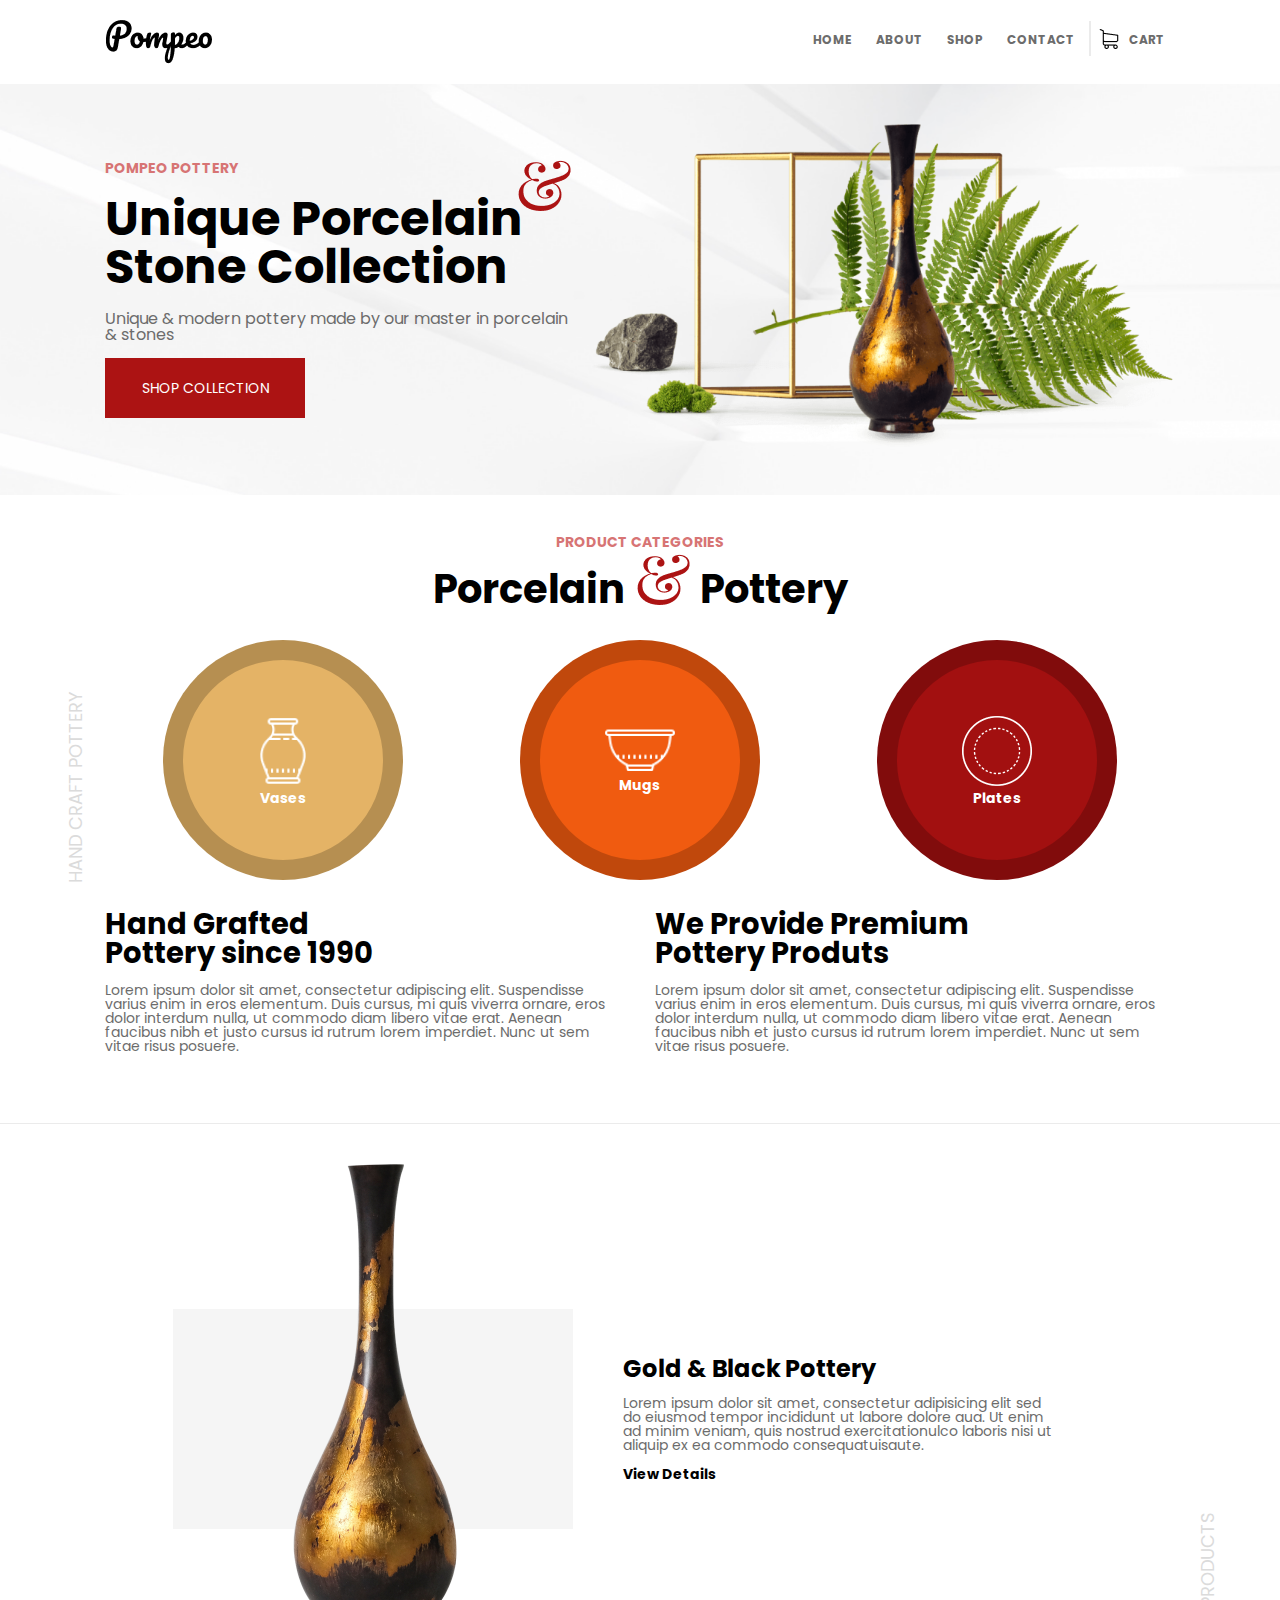
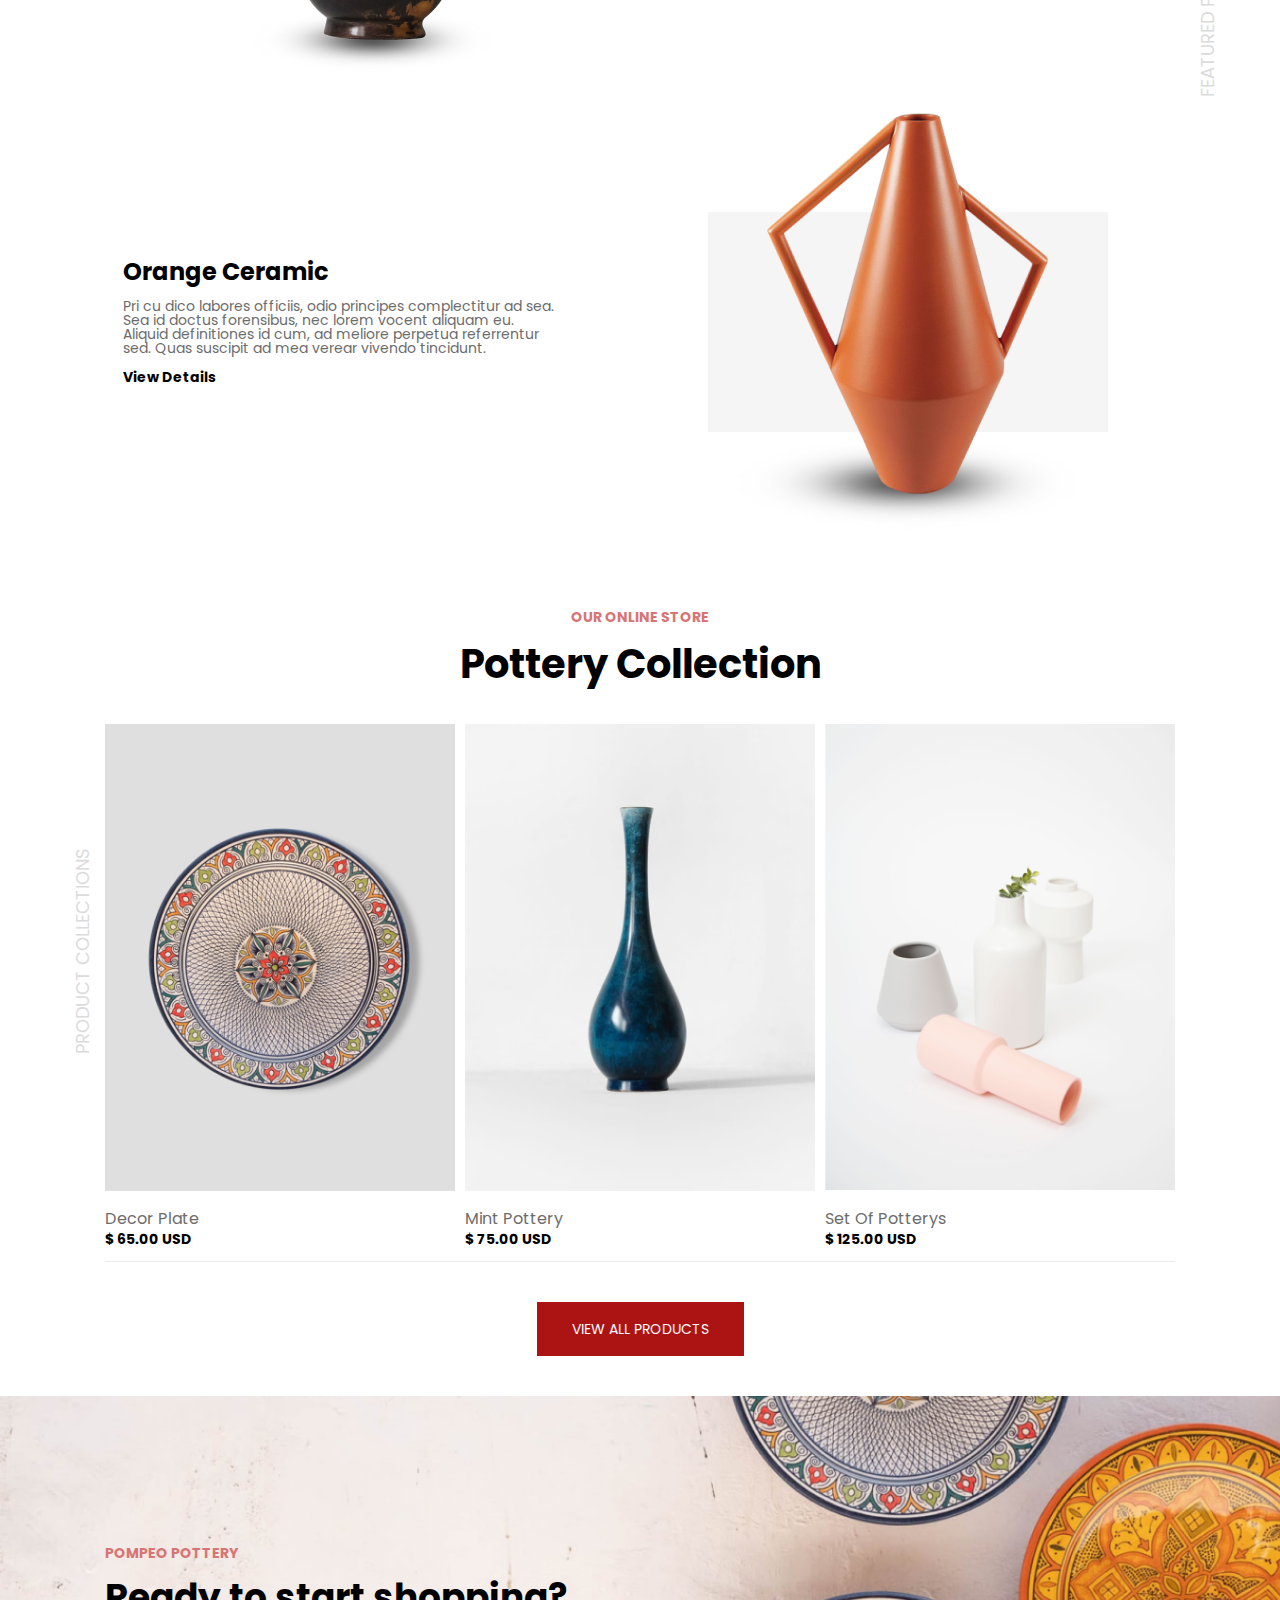
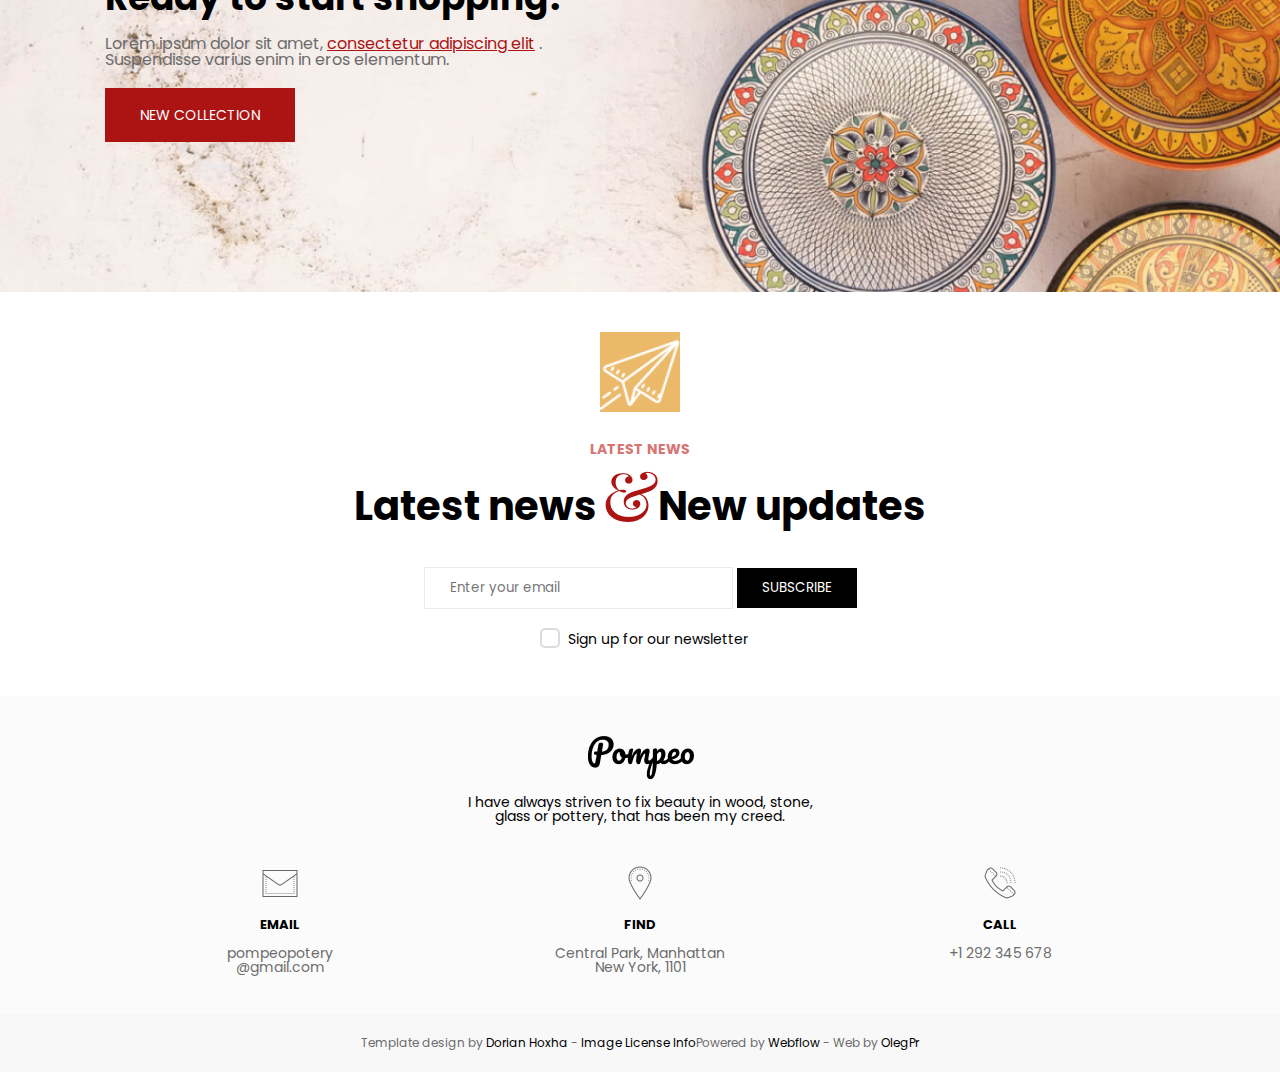
<file: pompeo/index.html>
<!DOCTYPE html>
<html lang="en">
<head>
	<meta charset="UTF-8">
	<meta name="viewport" content="width=device-width, initial-scale=1.0">
	<link rel="stylesheet" href="css/style.css">
	<link rel="icon" type="image/png" href="img/&.png"/>
	<title>Pompeo</title>
</head>
<body>
	<!-- header -->
	<header class="header">
		<div class="container">
			<div class="header__wrap">
				<div class="header__logo"><img src="img/Pompeo.png" alt=""></div>
				<div class="header__menu">
					<a href="#hero" class="menu_item">Home</a>
					<a href="#about" class="menu_item">About</a>
					<a href="#collection" class="menu_item">Shop</a>
					<a href="#contacts" class="menu_item">Contact</a>
					<a href="#" class="menu_item cart"><img src="img/header/trolley.png" alt="">Cart</a>
                    <!--cart popab-->
                    <div class="cart-popab">
                        <div class="popab__wrap">
                            <div class="cart">
                                <div class="img"><img src="img/cart/1.png" alt=""></div>
                                <p>10$</p>
                            </div>
                            <div class="cart">
                                <div class="img"><img src="img/cart/2.png" alt=""></div>
                                <p>5$</p>
                            </div>
                            <div class="cart">
                               <div class="img"><img src="img/cart/3.png" alt=""></div>
                                <p>50$</p>
                            </div>
                        </div>
                    </div>
				</div>
				<div class="header__menu-mobile">
					<a href="#" class="mobile_menu-icon"><img src="img/menu/menu.png" alt=""></a>
					<a href="#" class="mobile_exit-icon"><img src="img/menu/reject.png" alt=""></a>
				</div>
			</div>
		</div>
	</header>
	<!-- hero -->
	<div class="hero" id="hero">
		<div class="container">
			<div class="hero__wrap">
				<div class="hero__content">
					<p class="hero_text_title">Pompeo POttery</p>
					<p class="hero_title">Unique Porcelain <br> Stone Collection <img src="img/&.png" alt=""></p>
					<p class="hero_subtitle">Unique & modern pottery made by our master in porcelain & stones</p>
					<a href="#collection" class="btn">Shop Collection</a>
				</div>
				<div class="hero__img"><img src="img/hero/img.png" alt=""></div>
			</div>
		</div>
	</div>
	<!-- product -->
	<div class="product">
		<div class="container">
			<div class="product__wrap">
				<div class="product__title">
					<span class="subtitle">Product Categories</span>
					<p class="title">Porcelain <img src="img/&.png" alt="">Pottery</p>
				</div>
				<div class="product__circle">
					<div class="item vases"><img src="img/product/1.png" alt="">Vases</div>
					<div class="item mugs"><img src="img/product/2.png" alt="">Mugs</div>
					<div class="item plates"><img src="img/product/3.png" alt="">Plates</div>
				</div>
				<div class="product__content">
					<div class="content_item">
						<p>Hand Grafted <br> Pottery since 1990</p>
						<span>Lorem ipsum dolor sit amet, consectetur adipiscing elit. Suspendisse varius enim in eros elementum. Duis cursus, mi quis viverra ornare, eros dolor interdum nulla, ut commodo diam libero vitae erat. Aenean faucibus nibh et justo cursus id rutrum lorem imperdiet. Nunc ut sem vitae risus posuere.</span>
					</div>
					<div class="content_item">
						<p>We Provide Premium<br>Pottery Produts</p>
						<span>Lorem ipsum dolor sit amet, consectetur adipiscing elit. Suspendisse varius enim in eros elementum. Duis cursus, mi quis viverra ornare, eros dolor interdum nulla, ut commodo diam libero vitae erat. Aenean faucibus nibh et justo cursus id rutrum lorem imperdiet. Nunc ut sem vitae risus posuere.</span>
					</div>
				</div>
			</div>
		</div>
	</div>
	<!-- product_2 -->
	<div class="product-card">
		<div class="container">
			<div class="product-card__wrap">
				<div class="card">
					<div class="img"><img src="img/card/1.png" alt=""></div>
					<div class="content">
						<p class="card_title">Gold & Black Pottery</p>
						<span>Lorem ipsum dolor sit amet, consectetur adipisicing elit sed do eiusmod tempor incididunt ut labore dolore aua. Ut enim ad minim veniam, quis nostrud exercitationulco laboris nisi ut aliquip ex ea commodo consequatuisaute.</span>
						<p class="card_view gold">View Details</p>
					</div>
					
                <!--popab-->
                   <div class="product_card-popab_bg gold">
                       <div class="popab">
                            <div class="img"><img src="img/card/1.png" alt=""></div>
                            <div class="content">
						          <p class="card_title">Gold & Black Pottery</p>
						          <span>Lorem ipsum dolor sit amet, consectetur adipisicing elit sed do eiusmod tempor incididunt ut labore dolore aua. Ut enim ad minim veniam, quis nostrud exercitationulco laboris nisi ut aliquip ex ea commodo consequatuisaute. Lorem ipsum dolor sit amet, consectetur adipisicing elit. Deleniti, eum! Repellat natus mollitia nulla similique, facere aperiam id doloremque dolor reprehenderit. Praesentium illo, perspiciatis nam soluta alias, impedit dolores provident. Lorem ipsum dolor sit amet, consectetur adipisicing elit. Vero rem distinctio, amet perspiciatis magni molestiae, illo architecto iusto alias facere sed voluptatum nisi, qui quaerat pariatur corrupti in accusamus natus. </span>
					        </div>
                        </div>
                   </div>
				</div>
				<div class="card">
					<div class="content">
						<p class="card_title">Orange Ceramic</p>
						<span>Pri cu dico labores officiis, odio principes complectitur ad sea. Sea id doctus forensibus, nec lorem vocent aliquam eu. Aliquid definitiones id cum, ad meliore perpetua referrentur sed. Quas suscipit ad mea verear vivendo tincidunt.</span>
						<p class="card_view orange">View Details</p>
					</div>
					<div class="img"><img src="img/card/2.png" alt=""></div>
					
                <!--popab-->
                <div class="product_card-popab_bg orange">
                       <div class="popab">
                            <div class="img"><img src="img/card/2.png" alt=""></div>
                            <div class="content">
						          <p class="card_title">Orange Ceramic</p>
						          <span>Pri cu dico labores officiis, odio principes complectitur ad sea. Sea id doctus forensibus, nec lorem vocent aliquam eu. Aliquid definitiones id cum, ad meliore perpetua referrentur sed. Quas suscipit ad mea verear vivendo tincidunt. Lorem ipsum dolor sit amet, consectetur adipisicing elit. Ut tempora iusto id doloribus error, numquam ipsum consequatur non, ipsa explicabo perspiciatis quibusdam ullam eum dicta cum ab consectetur! Amet, odio! Lorem ipsum dolor sit amet, consectetur adipisicing elit. Exercitationem incidunt magnam tempore quos architecto eius enim maxime! Earum impedit iusto facilis aliquid est, esse modi aut, illum unde, itaque quasi.</span>
					        </div>
                        </div>
                   </div>
				</div>
			</div>
		</div>
	</div>
	<!-- Collection -->
	<div class="collection" id="collection">
		<div class="container">
			<div class="collection__wrap">
				<div class="collection__title">
					<div class="subtitle">Our online store</div>
					<div class="title">Pottery Collection</div>
				</div>
				<div class="collection__card-wrap">
					<div class="collection__card-item">
						<div class="card_img-wrap"><img src="img/collection/1.png" alt=""></div>
						<div class="card_item_title">
							<span>Decor Plate</span>
							<p>$ 65.00 USD</p>
						</div>
					</div>
					<div class="collection__card-item center">
						<div class="card_img-wrap"><img src="img/collection/2.png" alt=""></div>
						<div class="card_item_title">
							<span>Mint Pottery</span>
							<p>$ 75.00 USD</p>
						</div>
					</div>
					<div class="collection__card-item">
						<div class="card_img-wrap"><img src="img/collection/3.png" alt=""></div>
						<div class="card_item_title">
							<span>Set Of Potterys</span>
							<p>$ 125.00 USD</p>
						</div>
					</div>
				</div>
				<div class="collection__card-wrap second">
					<div class="collection__card-item">
						<div class="card_img-wrap"><img src="img/collection/4.png" alt=""></div>
						<div class="card_item_title">
							<span>Orange Ceramic</span>
							<p>$ 55.00 USD</p>
						</div>
					</div>
					<div class="collection__card-item center">
						<div class="card_img-wrap"><img src="img/collection/5.png" alt=""></div>
						<div class="card_item_title">
							<span>Dark Bowl</span>
							<p>$ 115.00 USD</p>
						</div>
					</div>
					<div class="collection__card-item">
						<div class="card_img-wrap"><img src="img/collection/6.png" alt=""></div>
						<div class="card_item_title">
							<span>Square Pottery</span>
							<p>$ 75.00 USD</p>
						</div>
					</div>
				</div>
				<a class="collection__card-btn btn">View All Products</a>
			</div>
		</div>
	</div>
	<!-- ready -->
	<div class="ready" id="about">
		<div class="container">
			<div class="ready__wrap">
				<p class="subtitle">Pompeo POttery</p>
				<p class="ready__title">Ready to start shopping?</p>
				<p class="ready__content">Lorem ipsum dolor sit amet, <a href="#">consectetur adipiscing elit</a> . Suspendisse varius enim in eros elementum.</p>
				<a href="#collection" class="ready__btn btn">New Collection</a>
			</div>
		</div>
	</div>
	<!-- news -->
	<div class="news">
		<div class="container">
			<div class="news__wrap">
				<img src="img/news/plane.png" alt="">
				<p class="subtitle">Latest news</p>
				<p class="news__title">Latest news <img src="img/&.png" alt="">New updates</p>
				<form action="#" class="news_form">
					<div class="form_input">
						<input type="email" required placeholder="Enter your email" class="form_input_email">
						<button class="news_form_btn" onclick="" type="submit">SUBSCRIBE</button>
					</div>
					<div class="form_checkbox">
						<input type=checkbox id="new_sub" name="new_sub_checkbox" value="new_sub">
						<label for="new_sub"><span></span>Sign up for our newsletter</label>
					</div>
				</form>
				
				<div class="new_popab-bg">
				    <div class="new_popab">
				        <div class="popab__wrap">
				            <div class="popab__title">thank you!</div>
				            <div>The letter has been sent to:<span class="popab_email_name"></span></div>
				            <button class="btn popab_btn_news">ok</button>
				        </div>
				    </div>
				</div>
			</div>
		</div>
	</div>
	<!-- footer -->
	<div class="footer" id="contacts">
		<div class="container">
			<div class="footer__title">
				<img src="img/Pompeo.png" alt="">
				<span>I have always striven to fix beauty in wood, stone, <br> glass or pottery, that has been my creed.</span>
			</div>
			<div class="footer__contacts">
				<div class="contacts-item">
					<img src="img/footer/email.png" alt="">
					<p class="contacts-item-title">EMAIL</p>
					<span>pompeopotery</span><span>@gmail.com</span>
				</div>
				<div class="contacts-item center">
					<img src="img/footer/location.png" alt="">
					<p class="contacts-item-title">FIND</p>
					<span>Central Park, Manhattan <br> New York, 1101</span>
				</div>
				<div class="contacts-item">
					<img src="img/footer/call.png" alt="">
					<p class="contacts-item-title">CALL</p>
					<span>+1 292 345 678</span>
				</div>
			</div>
		</div>
	</div>

	<footer>
		<div class="container">
			<div class="footer__wrap">
				<p>Template design by <span>Dorian Hoxha</span> - <span>Image License Info</span>Powered by<span> Webflow</span> - Web by <span>OlegPr</span></p>
			</div>
		</div>
	</footer>
	
	<script src="js/script.js"></script>
</body>
</html>
</file>
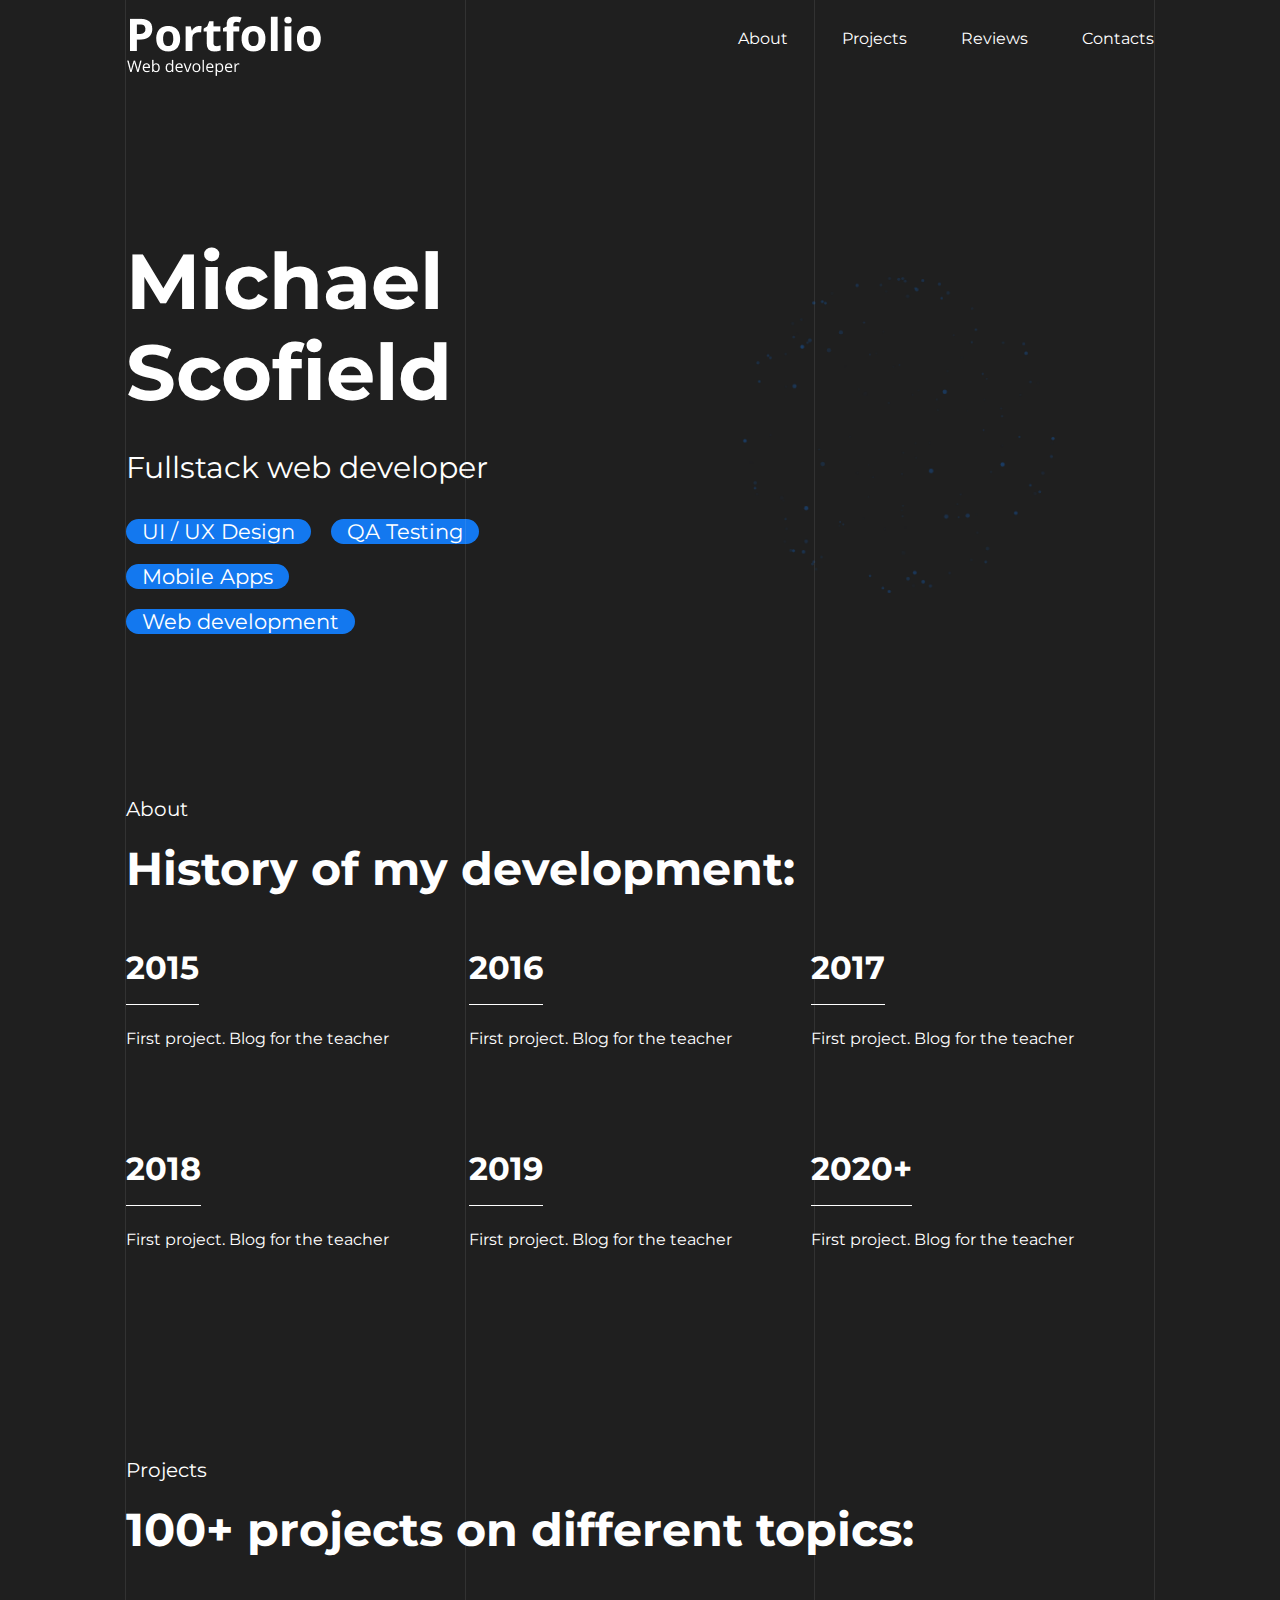
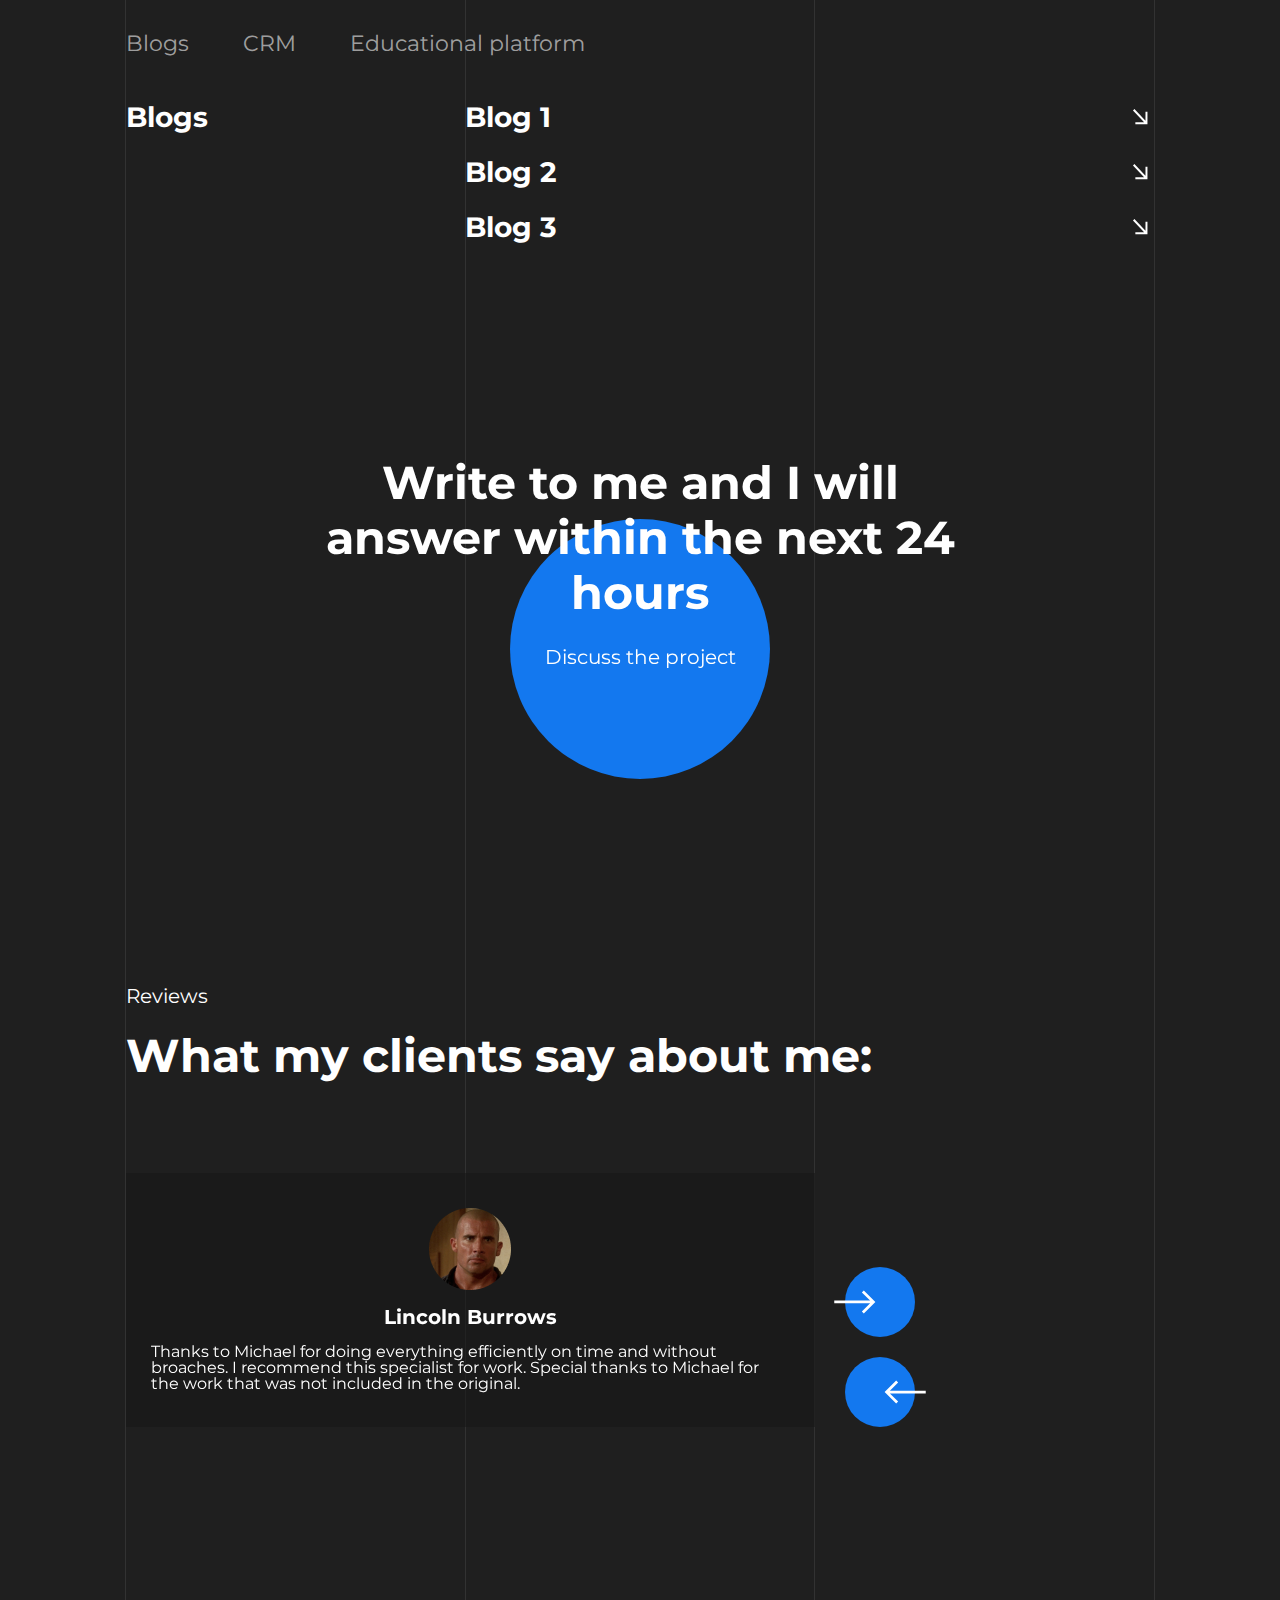
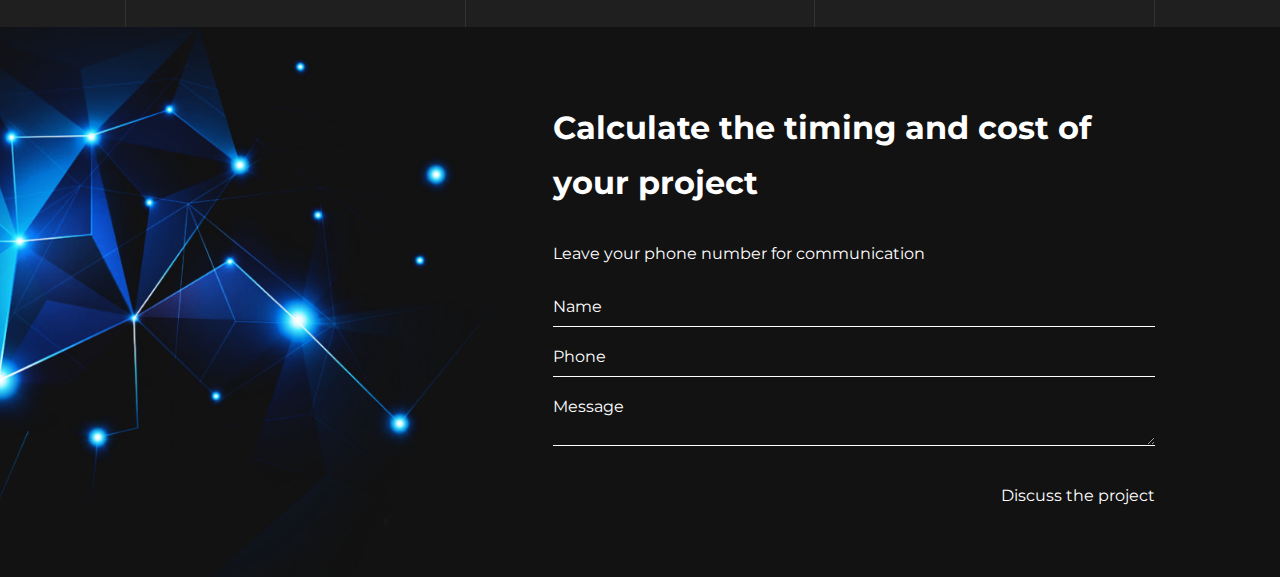
<file: portfolio-michael/index.html>
<!DOCTYPE html>
<html lang="en">
<head>
   <meta charset="UTF-8">
   <meta http-equiv="X-UA-Compatible" content="IE=edge">
   <meta name="viewport" content="width=device-width, initial-scale=1.0">

   <!-- fonts -->
   <link rel="preconnect" href="https://fonts.googleapis.com">
   <link rel="preconnect" href="https://fonts.gstatic.com" crossorigin>
   <link href="https://fonts.googleapis.com/css2?family=Montserrat:wght@400;700&display=swap" rel="stylesheet">

   <!-- swiper -->
   <link rel="stylesheet" href="https://unpkg.com/swiper@8/swiper-bundle.min.css" />

   <link rel="stylesheet" href="css/style.css">
   <title>Portfolio</title>
</head>
<body>

   <!-- <div class="cursor"></div> -->

   <header class="header">
      <div class="container">
         <div class="header__wrapper line">
            <div class="header__logo">
               <a href="#"><img src="img/logo.png" alt=""></a>
            </div>
            <div class="header__nav">
               <a href="#" class="nav-item">About</a>
               <a href="#" class="nav-item">Projects</a>
               <a href="#" class="nav-item">Reviews</a>
               <a href="#" class="nav-item">Contacts</a>
            </div>
            <div class="header__burger">
               <span class="first"></span>
               <span class="center"></span>
               <span class="last"></span>
            </div>
         </div>
      </div>
   </header>

   <div class="hero">
      <div class="container">
         <div class="hero__wrapper line">
            <div class="hero__content">
               <h1 class="cursor-main-text">Michael Scofield</h1>
               <p class="hero__subtitle">Fullstack web developer</p>
               <div class="hero__tegs">
                  <div class="hero__tegs-item">UI / UX Design</div>
                  <div class="hero__tegs-item">QA Testing</div>
                  <div class="hero__tegs-item">Mobile Apps</div>
                  <div class="hero__tegs-item">Web development</div>
               </div>
            </div>
            <canvas id="canvasOne" width="550" height="550">
               Your browser does not support HTML5 canvas.
            </canvas>
         </div>
      </div>
   </div>

   <div class="about">
      <div class="container">
         <div class="about__wrapper line">
            <div class="about__title">
               <p class="block-subtitle">About</p>
               <h3 class="block-title">History of my development:</h3>
            </div>
      
            <div class="about__item-wrapper">
               <div class="about__item">
                  <h3 class="about__item-title">2015</h3>
                  <div class="about__item-content">First project. Blog for the teacher</div>
               </div>
               <div class="about__item">
                  <h3 class="about__item-title">2016</h3>
                  <div class="about__item-content">First project. Blog for the teacher</div>
               </div>
               <div class="about__item">
                  <h3 class="about__item-title">2017</h3>
                  <div class="about__item-content">First project. Blog for the teacher</div>
               </div>
               <div class="about__item">
                  <h3 class="about__item-title">2018</h3>
                  <div class="about__item-content">First project. Blog for the teacher</div>
               </div>
               <div class="about__item">
                  <h3 class="about__item-title">2019</h3>
                  <div class="about__item-content">First project. Blog for the teacher</div>
               </div>
               <div class="about__item">
                  <h3 class="about__item-title">2020+</h3>
                  <div class="about__item-content">First project. Blog for the teacher</div>
               </div>
            </div>
         </div>
      </div>
   </div>

   <!-- Projects -->
   <div class="projects">
      <div class="container">
         <div class="projects__wrapper line">
            <div class="projects__title">
               <p class="block-subtitle">Projects</p>
               <h3 class="block-title">100+ projects on different topics:</h3>
            </div>
            <div class="projects__tabs">
               <div class="projects__tabs-title">
                  <button  data-tab="#tab_1" class="projects__tabs-btn">Blogs</button>
                  <button  data-tab="#tab_2" class="projects__tabs-btn">CRM</button>
                  <button  data-tab="#tab_3" class="projects__tabs-btn">Educational   platform</button>
               </div>
               <div class="projects__tabs-item active" id="tab_1">
                  <h3>Blogs</h3>
                  <div class="projects__acardeon">
                     <!-- item -->
                     <div class="projects__acardeon-item">
                        <div class="projects__acardeon-preview">
                           <h3>Blog 1</h3>
                           <div class="arrow">
                              <svg width="27" height="28" viewBox="0 0 27 28" fill="none" xmlns="http://www.w3.org/2000/svg">
                              <path d="M8.3614 21.2212L8.36145 19.1817L17.101 19.1817L5.97003 7.37706L7.42286 6.00029L18.4898 17.7395L18.4898 8.66382L20.4538 8.66377L20.4538 21.2213L8.3614 21.2212Z" fill="white"/>
                              </svg>  
                           </div>
                        </div>
                        
                        <div class="text">
                           <p>some kind of link to the site</p>
                        </div>
                     </div>

                     <div class="projects__acardeon-item">
                        <div class="projects__acardeon-preview">
                           <h3>Blog 2</h3>
                           <div class="arrow">
                              <svg width="27" height="28" viewBox="0 0 27 28" fill="none" xmlns="http://www.w3.org/2000/svg">
                              <path d="M8.3614 21.2212L8.36145 19.1817L17.101 19.1817L5.97003 7.37706L7.42286 6.00029L18.4898 17.7395L18.4898 8.66382L20.4538 8.66377L20.4538 21.2213L8.3614 21.2212Z" fill="white"/>
                              </svg>  
                           </div>
                        </div>
                        
                        <div class="text">
                           <p>some kind of link to the site some kind of link to the site</p>
                        </div>
                     </div>

                     <div class="projects__acardeon-item">
                        <div class="projects__acardeon-preview">
                           <h3>Blog 3</h3>
                           <div class="arrow">
                              <svg width="27" height="28" viewBox="0 0 27 28" fill="none" xmlns="http://www.w3.org/2000/svg">
                              <path d="M8.3614 21.2212L8.36145 19.1817L17.101 19.1817L5.97003 7.37706L7.42286 6.00029L18.4898 17.7395L18.4898 8.66382L20.4538 8.66377L20.4538 21.2213L8.3614 21.2212Z" fill="white"/>
                              </svg>  
                           </div>
                        </div>
                        
                        <div class="text">
                           <p>some kind of link to the site some kind of link to the site some kind of link to the site</p>
                        </div>
                     </div>
                  </div>
               </div>
               <div class="projects__tabs-item" id="tab_2">CRM</div>
               <div class="projects__tabs-item" id="tab_3">Educational   platform</div>
            </div>
         </div>
      </div>
   </div>

   <!-- note -->
   <div class="note">
      <div class="container">
         <div class="note__wrapper line">
            <div class="note__content">
               <h3 class="block-title">Write to me and I will answer within the next 24 hours</h3>
               <p class="block-subtitle">Discuss the project</p>
               
               <div class="circle"></div>
            </div>
         </div>
      </div>
   </div>

   <!-- reviews -->
   <div class="reviews">
      <div class="container">
         <div class="reviews__wrapper line">
            <div class="reviews__title">
               <p class="block-subtitle">Reviews</p>
               <h3 class="block-title">What my clients say about me:</h3>
            </div>

            <div class="reviews__slider-box">
               <div class="reviews__slider swiper">
                  <div class="reviews__slider-wrapper swiper-wrapper">
                     <div class="reviews__slider-slide swiper-slide">
                        <div class="img"><img src="img/people-avatar.png" alt=""></div>
                        <div class="slide-title">Lincoln Burrows</div>
                        <div class="slide-text">Thanks to Michael for doing everything efficiently on time and without broaches. I recommend this specialist for work. Special thanks to Michael for the work that was not included in the original.</div>
                     </div>
                     <div class="reviews__slider-slide swiper-slide">
                        <div class="img"><img src="img/people-avatar.png" alt=""></div>
                        <div class="slide-title">Lincoln Burrows</div>
                        <div class="slide-text">Thanks to Michael for doing everything efficiently on time and without broaches. I recommend this specialist for work. Special thanks to Michael for the work that was not included in the original.</div>
                     </div>
                     <div class="reviews__slider-slide swiper-slide">
                        <div class="img"><img src="img/people-avatar.png" alt=""></div>
                        <div class="slide-title">Lincoln Burrows</div>
                        <div class="slide-text">Thanks to Michael for doing everything efficiently on time and without broaches. I recommend this specialist for work. Special thanks to Michael for the work that was not included in the original.</div>
                     </div>
                     <div class="reviews__slider-slide swiper-slide">
                        <div class="img"><img src="img/people-avatar.png" alt=""></div>
                        <div class="slide-title">Lincoln Burrows</div>
                        <div class="slide-text">Thanks to Michael for doing everything efficiently on time and without broaches. I recommend this specialist for work. Special thanks to Michael for the work that was not included in the original.</div>
                     </div>
                  </div>
               </div>
               <div class="reviews__slider-button">
                  <div class="reviews__slider-button-next swiper-button-next"><img src="img/slider-arrow.svg" alt=""></div>
                  <div class="reviews__slider-button-prev swiper-button-prev"><img src="img/slider-arrow.svg" alt=""></div>
               </div>
            </div>
         </div>
      </div>
   </div>

   <!-- contacts -->
   <div class="contacts">
      <div class="container">
         <div class="contacts__wrapper">
            <div class="contacts__bg">
               <img src="img/contacts_bg.png" alt="">
            </div>
            <div class="contacts__form">
               <h3 class="title">Calculate the timing and cost of your project</h3>
               <p class="text">Leave your phone number for communication</p>
               <form action="#">
                  <input type="name" placeholder="Name">
                  <input type="phone" placeholder="Phone">
                  <textarea name="Message" placeholder="Message"></textarea>
                  <button type="submit">Discuss the project</button>
               </form>
            </div>
         </div>
      </div>
   </div>

   <script src="https://code.jquery.com/jquery-3.6.0.js" integrity="sha256-H+K7U5CnXl1h5ywQfKtSj8PCmoN9aaq30gDh27Xc0jk=" crossorigin="anonymous"></script>
   <script src="https://unpkg.com/swiper@8/swiper-bundle.min.js"></script>
   <script src="js/canvas.js" ></script>
   <script src="js/script.js" ></script>

</body>
</html>
</file>
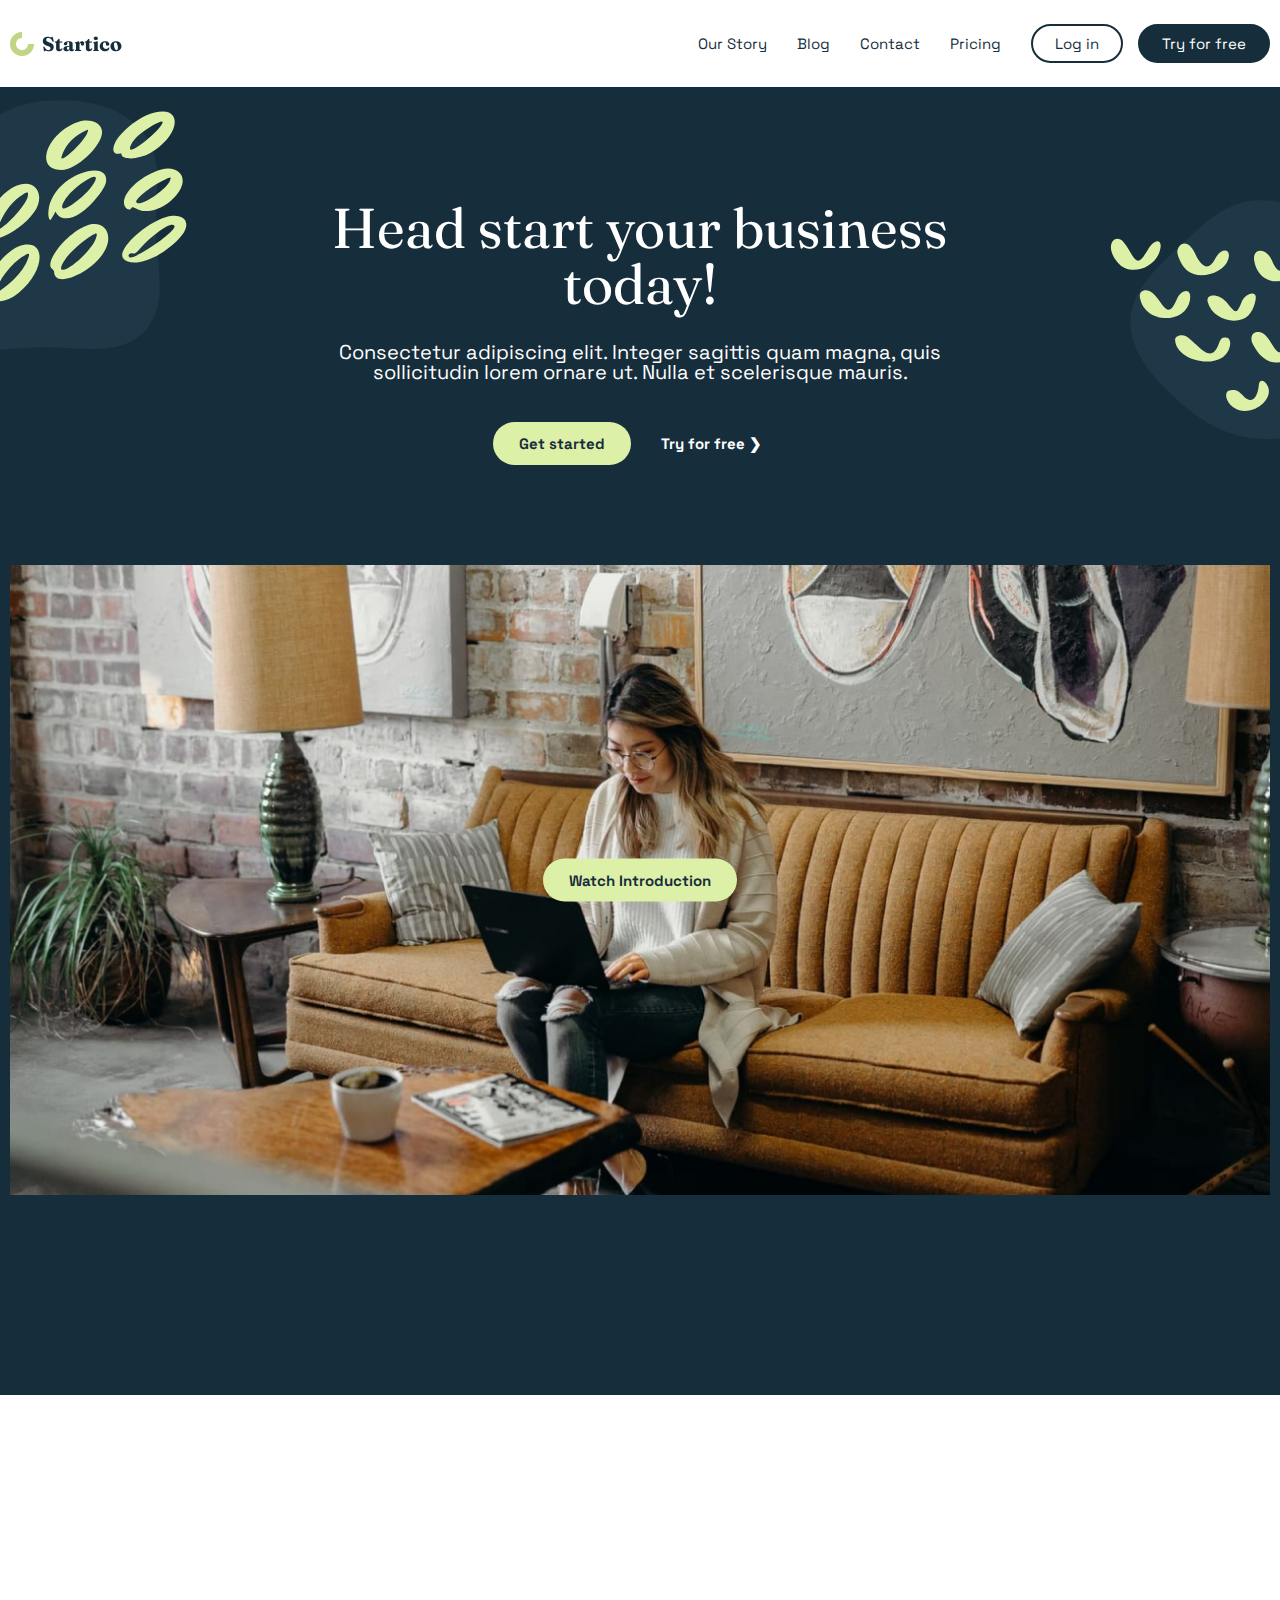
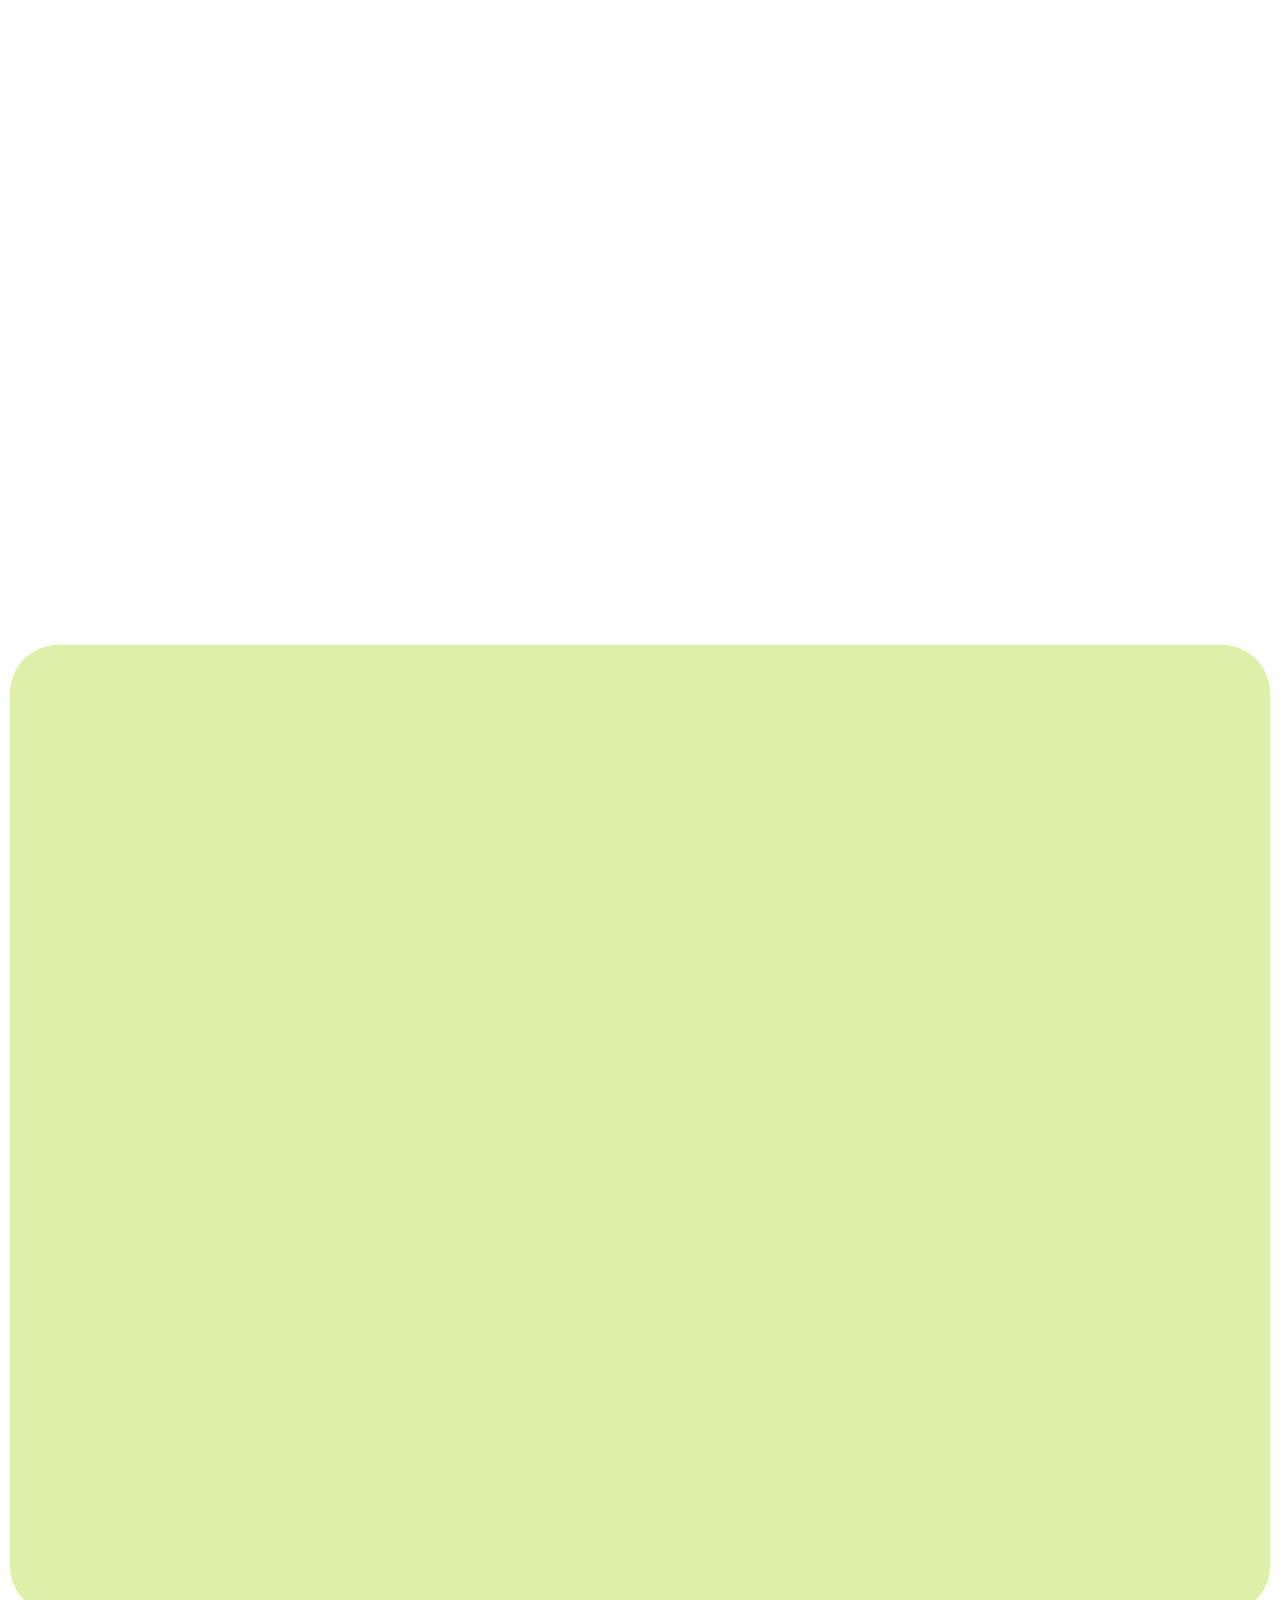
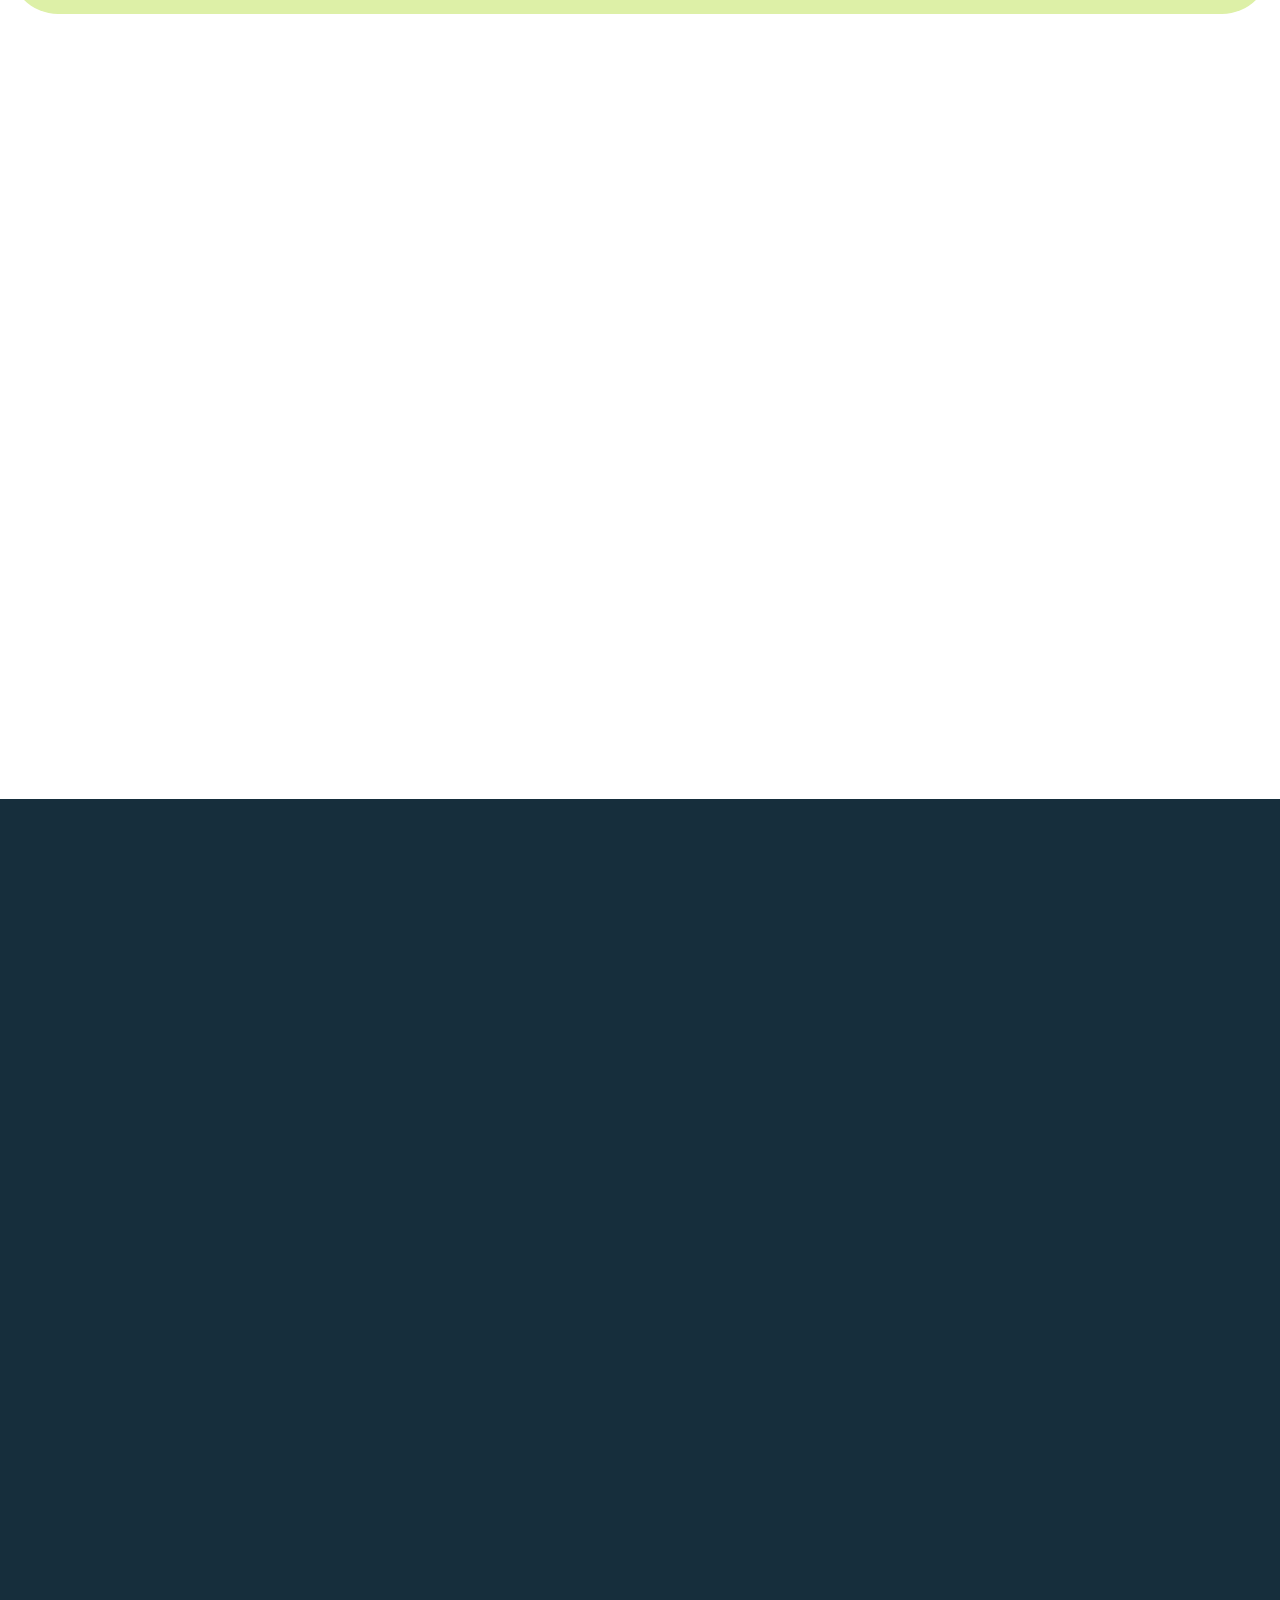
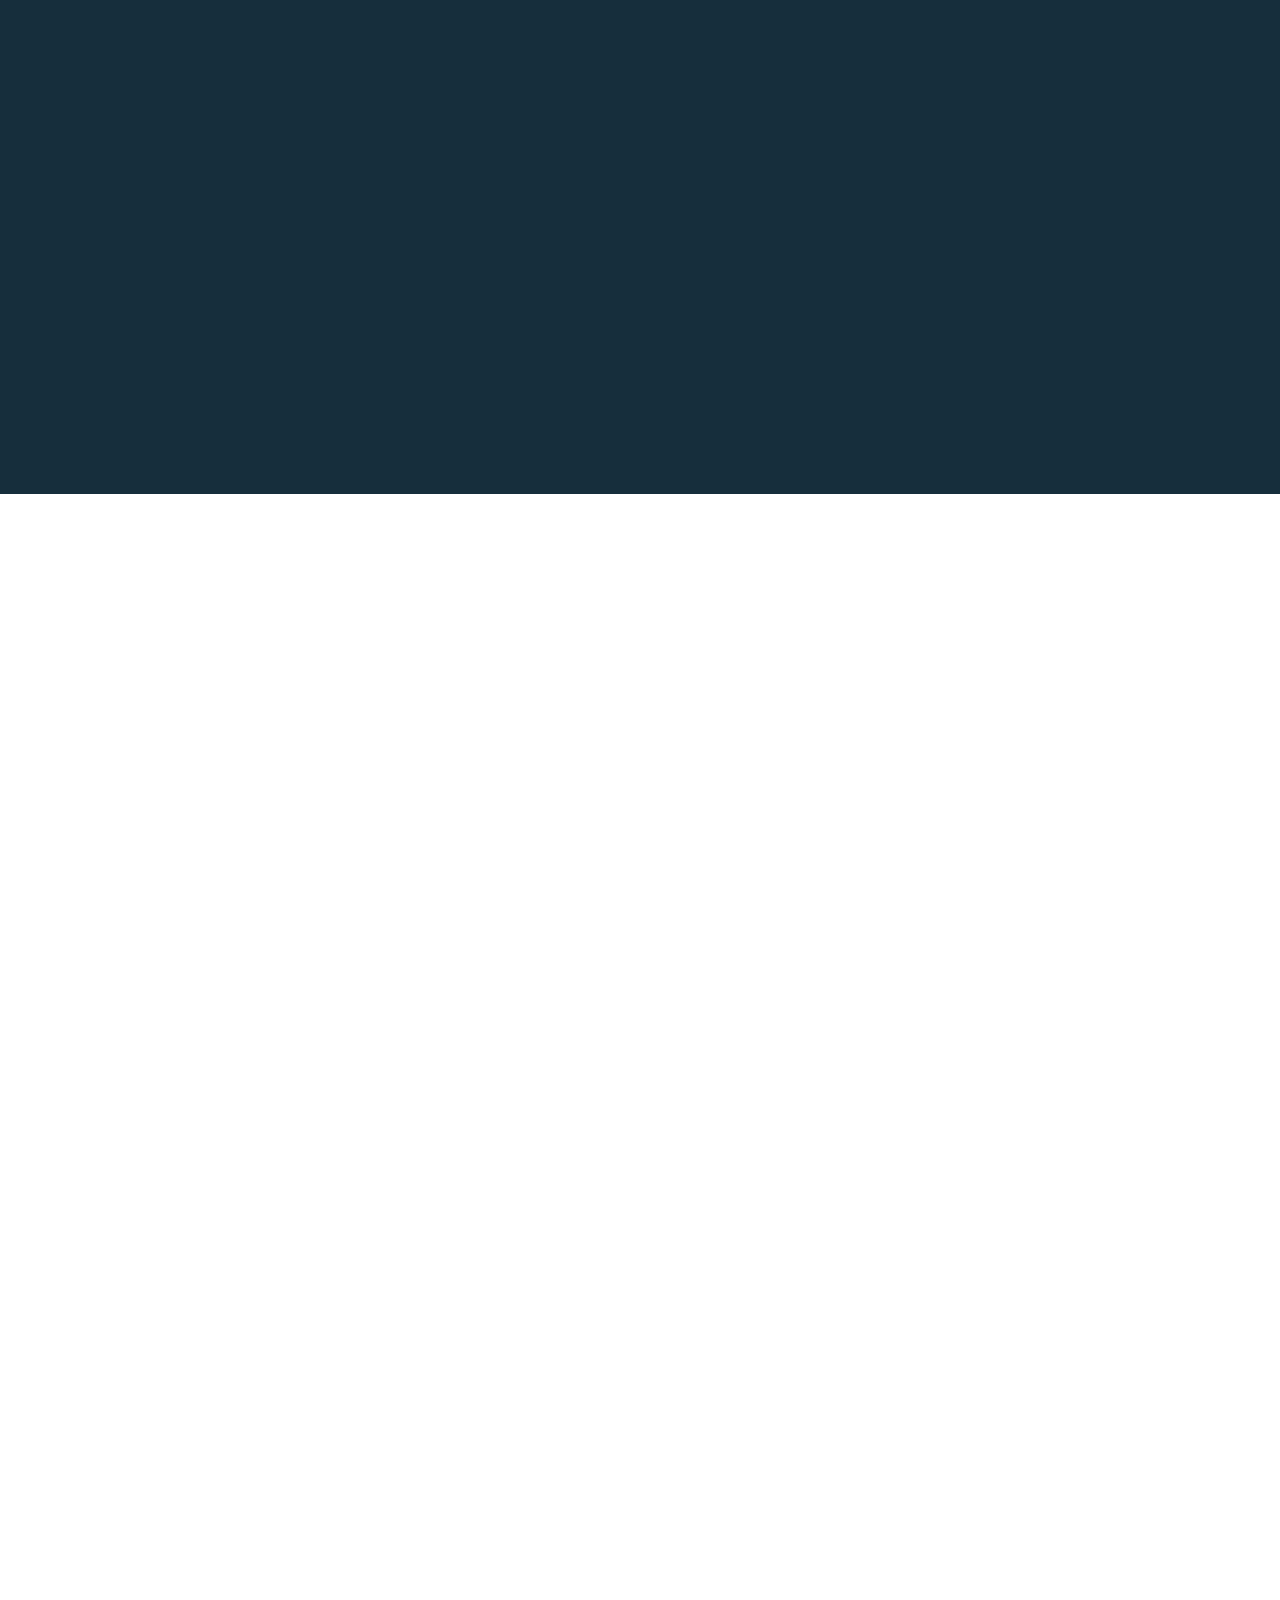
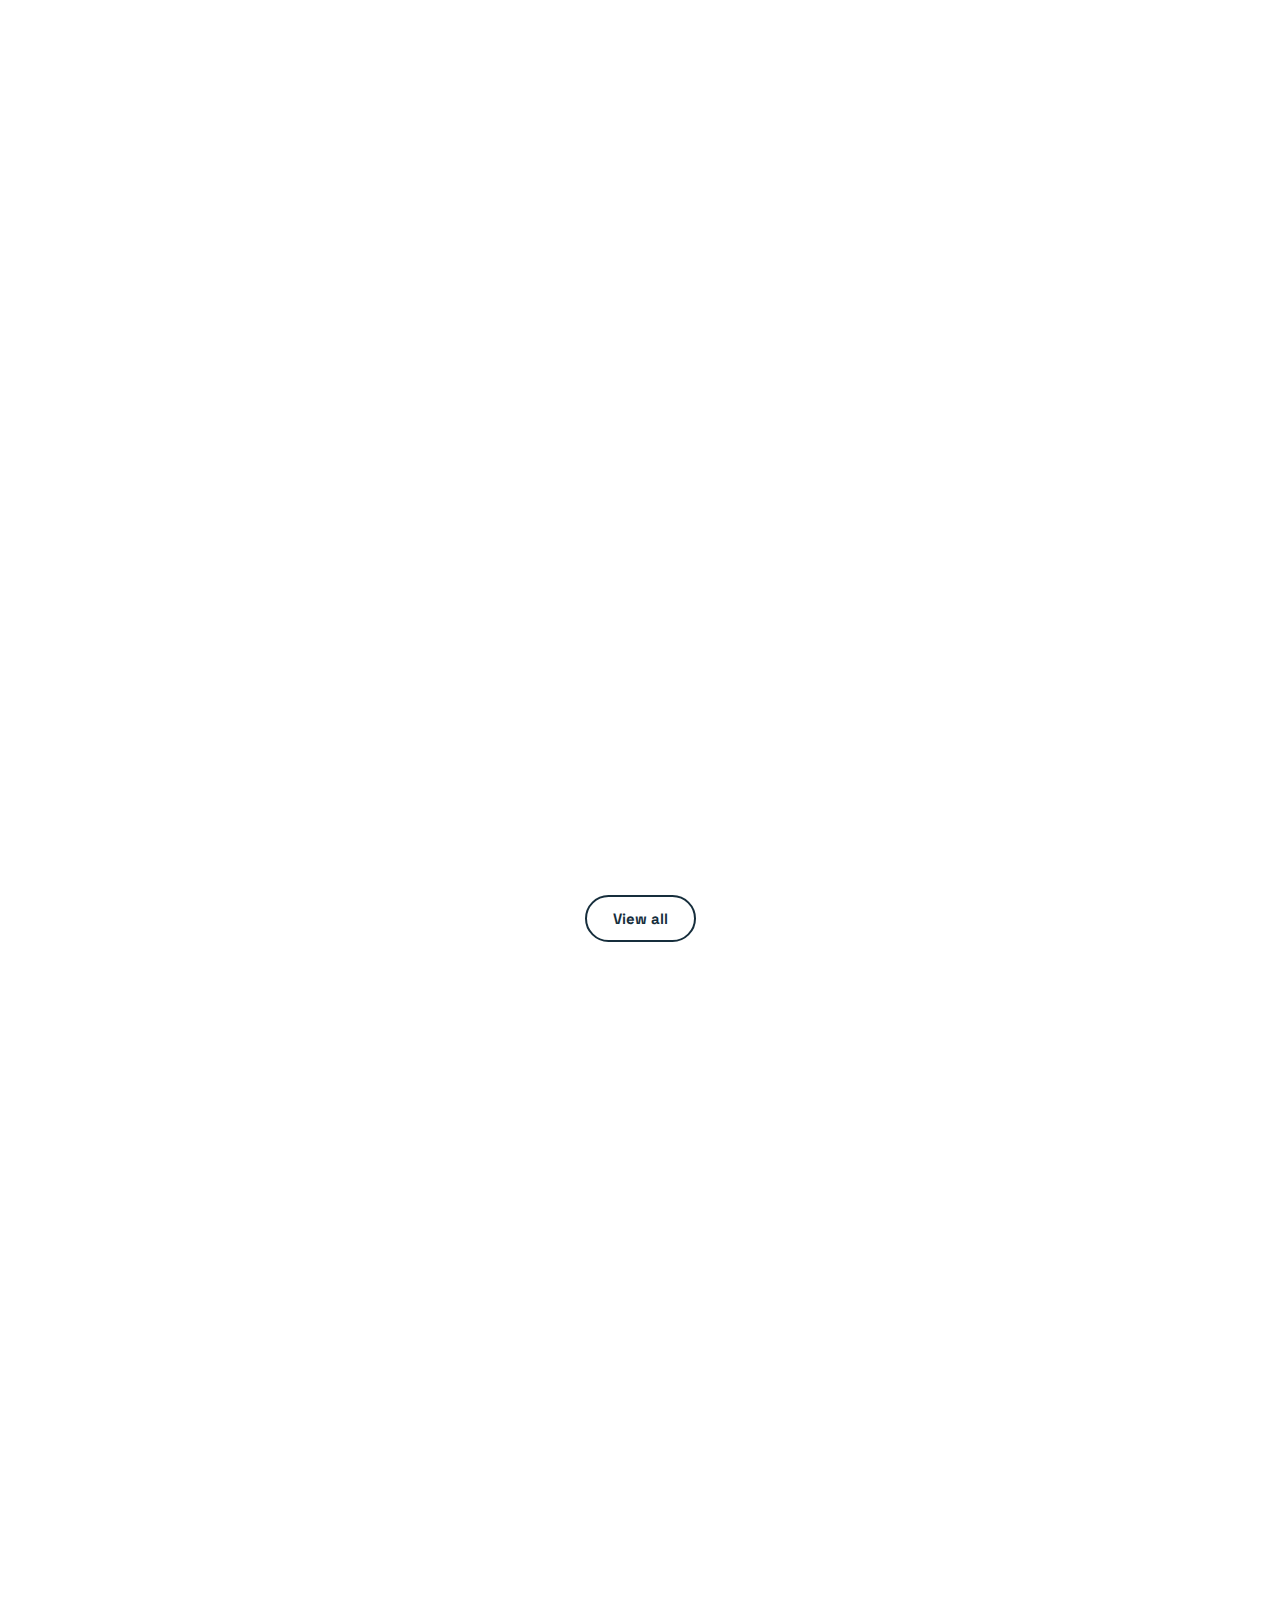
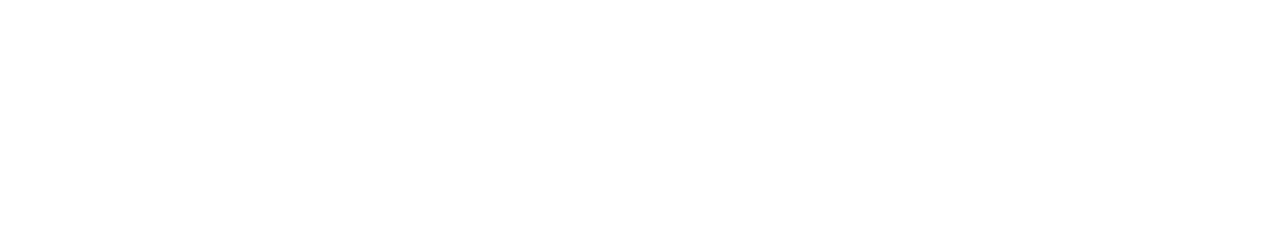
<file: Startico/index.html>
<!DOCTYPE html>
<html lang="en">
<head>
   <meta charset="UTF-8">
   <meta http-equiv="X-UA-Compatible" content="IE=edge">
   <meta name="viewport" content="width=device-width, initial-scale=1.0">

   <link rel="preconnect" href="https://fonts.googleapis.com">
   <link rel="preconnect" href="https://fonts.gstatic.com" crossorigin>
   <link href="https://fonts.googleapis.com/css2?family=Fraunces:opsz,wght@9..144,700&display=swap" rel="stylesheet"> 
   <link href="https://fonts.googleapis.com/css2?family=Space+Grotesk:wght@400;700&display=swap" rel="stylesheet">

   <link rel="stylesheet" href="css/animate.css">

   <link rel="stylesheet" href="css/main.css">

   <title>Startico</title>
</head>
<body>
   
   <header class="header wow fadeInDown" data-wow-duration="1s">
      <div class="alert">
         <div class="container">
            Explore all our services. <span class="alert-close">✖</span>
         </div>
      </div>

      <div class="container">
          <div class="header__wrapper">
            <div class="header__logo">
               <a href="#"><img src="img/logo.png" alt=""></a>
            </div>
            <div class="header__nav">
               <a href="#">Our Story</a>
               <a href="#">Blog</a>
               <a href="#">Contact</a>
               <a href="#">Pricing</a>
               <a href="#" class="btn border small">Log in</a>
               <a href="#" class="btn black small">Try for free</a>
            </div>
            <div class="header__burger">
               <span class="first"></span>
               <span class="center"></span>
               <span class="last"></span>
            </div>
          </div>
      </div>
   </header>

   <section class="hero">
      <div class="container">
         <div class="hero__wrapper wow fadeIn" data-wow-duration="2s">
            <h1>Head start your business today!</h1>
            <p>Consectetur adipiscing elit. Integer sagittis quam magna, quis sollicitudin lorem ornare ut. Nulla et scelerisque mauris.</p>
            <div class="hero__btn">
               <a href="#" class="btn green bold">Get started</a>
               <a href="#" class="btn bold">Try for free ❯</a>
            </div>
         </div>
         <div class="hero__watch wow fadeIn" data-wow-delay="1s">
            <div class="img">
               <img src="img/hero/img.png" alt="">
            </div>
            <a href="#" class="btn green bold">Watch Introduction</a>
         </div>

         <div class="hero__decor">
            <img src="img/hero/decor_1.svg" alt="" class="wow fadeInLeft" data-wow-delay="1s">
            <img src="img/hero/decor_2.svg" alt="" class="wow fadeInRight" data-wow-delay="1s">
         </div>
      </div>
   </section>

   <section class="speed">
      <div class="container">
         <div class="speed__wrapper">
            <div class="speed__img wow slideInLeft fadeIn" data-wow-duration="1s">
               <div class="bg"><img src="img/speed/IMAGE.jpg" alt="" class=""></div>
               <div class="img-point wow fadeIn" data-wow-delay="1s">
                  <div class="content">
                     <h3>86%</h3>
                     <p>Increased in sales</p>
                  </div>
                  <div class="img"><img src="img/speed/icon.svg" alt=""></div>
               </div>
            </div>
            <div class="speed__content wow fadeIn" data-wow-delay="0.5s">
               <div class="point">Speed</div>
               <h3 class="block-title">Faster than ever before</h3>
               <p class="block-text">Morbi tristique cursus diam, at viverra felis malesuada eu. Duis iaculis velit ac urna fermentum interdum. Ut auctor vitae nisi eget varius. Phasellus rutrum pellentesque lectus pulvinar dapibus aenean dui justro, tempus sed oido.</p>
               <div class="block-btn">
                  <a href="#" class="btn border">Get started</a>
                  <a href="#" class="btn">Try for free ❯</a>
               </div>
            </div>
         </div>
      </div>
   </section>

   <section class="benefits">
      <div class="container">
         <div class="benefits__wrapper">
            <div class="title wow fadeIn">
               <h3 class="block-title">Building your very own Startup has never been simpler</h3>
               <p class="block-text">Aenean dui justo, tempus sed odio ut, convallis accumsan nunc. Phasellus mauris sem, porta eu turpis vel, maximus condimentum turpis.
               </p>
            </div>
            <div class="benefits__card-wrapper wow fadeInUp" data-wow-delay="0.5s">
               <div class="benefits__card">
                  <div class="icon"><img src="img/benefits/icon-1.png" alt=""></div>
                  <h3>Better results</h3>
                  <p>Vestibulum posuere odio id purus maximus, vel condimentum nunc tincidunt. Duis sit amet vulputa.</p>
               </div>
               <div class="benefits__card">
                  <div class="icon"><img src="img/benefits/icon-2.png" alt=""></div>
                  <h3>Less paper work</h3>
                  <p>Duis convallis eros eu dolor posuere, sit amet mollis turpis elementum. Aliquam ut sapien enim.</p>
               </div>
               <div class="benefits__card">
                  <div class="icon"><img src="img/benefits/icon-3.png" alt=""></div>
                  <h3>More profit</h3>
                  <p>Donec tincidunt est pellentesque, ullamcorper quam sed, aliquam eros. Proin finibus luctus nisi.</p>
               </div>
            </div>
            <div class="block-btn wow fadeIn" data-wow-delay="1s">
               <a href="#" class="btn border">Get started</a>
               <a href="#" class="btn">Try for free ❯</a>
            </div>
         </div>
      </div>
   </section>

   <section class="efficient">
      <div class="container">
         <div class="efficient__wrapper">
            <div class="efficient__content wow fadeIn" data-wow-delay="0.5s">
               <div class="point">Efficient</div>
               <h3 class="block-title">Straight to the point</h3>
               <p class="block-text">Vivamus ante dolor, condimentum eget dignissim vitae, malesuada sed urna. Aenean consequat risus tortor, quis porta.</p>
               <div class="card__wrapper">
                  <div class="card">
                     <div class="icon"><img src="img/Efficient/icon-1.svg" alt=""></div>
                     <h3>No meetings</h3>
                     <p>Porta non eros. Ut finibus viverra neque, sed vestibulum tellus volutpat ac cras at massa.</p>
                  </div>
                  <div class="card">
                     <div class="icon"><img src="img/Efficient/icon-2.svg" alt=""></div>
                     <h3>24/7 customer support</h3>
                     <p>Praesent consequat erat in orci lobortis, in accumsan orci vestibulum nam et dictum.</p>
                  </div>
               </div>
               <div class="block-btn">
                  <a href="#" class="btn border">Get started</a>
                  <a href="#" class="btn">Try for free ❯</a>
               </div>
            </div>
            <div class="efficient__bg wow slideInRight fadeIn" data-wow-duration="1s">
               <img src="img/Efficient/bg.jpg" alt="">
               <div class="img-point  wow fadeIn" data-wow-delay="1s">
                  <div class="content">
                     <h3>74%</h3>
                     <p>Increased in productivity</p>
                  </div>
                  <div class="img"><img src="img/Efficient/icon-3.svg" alt=""></div>
               </div>
            </div>
         </div>
      </div>
   </section>

   <section class="review">
      <div class="container">
         <div class="review__wrapper">
            <div class="review__content wow fadeIn">
               <h3 class="block-title">A words from our customers</h3>
               <p class="block-text">Eu turpis vel, maximus condimentum turpis faucibus dictum accumsan.</p>
            </div>
            <div class="review__card-wrapper wow fadeInUp" data-wow-delay="1s">
               <div class="review__card">
                  <div class="review__card-box">
                     <div class="star">
                        <img src="img/star.svg" alt="">
                        <img src="img/star.svg" alt="">
                        <img src="img/star.svg" alt="">
                        <img src="img/star.svg" alt="">
                        <img src="img/star.svg" alt="">
                     </div>
                     <p>"Pellentesque sodales libero nulla, ac imperdiet ante tincidunt vel. Fusce auctor augue sed massa finibus, et dictum sem mollis. In luctus convallis elit."</p>
                     <div class="people">
                        <div class="logo"><img src="img/avatar.jpg" alt=""></div>
                        <div>
                           <p class="name">Dana Hale</p>
                           <p class="work">UI/UX Designer, Iniry</p>
                        </div>
                     </div>
                  </div>
               </div>
               <div class="review__card">
                  <div class="review__card-box">
                     <div class="star">
                        <img src="img/star.svg" alt="">
                        <img src="img/star.svg" alt="">
                        <img src="img/star.svg" alt="">
                        <img src="img/star.svg" alt="">
                        <img src="img/star.svg" alt="">
                     </div>
                     <p>"Pellentesque sodales libero nulla, ac imperdiet ante tincidunt vel. Fusce auctor augue sed massa finibus, et dictum sem mollis. In luctus convallis elit."</p>
                     <div class="people">
                        <div class="logo"><img src="img/avatar.jpg" alt=""></div>
                        <div>
                           <p class="name">Dana Hale</p>
                           <p class="work">UI/UX Designer, Iniry</p>
                        </div>
                     </div>
                  </div>
               </div>
               <div class="review__card">
                  <div class="review__card-box">
                     <div class="star">
                        <img src="img/star.svg" alt="">
                        <img src="img/star.svg" alt="">
                        <img src="img/star.svg" alt="">
                        <img src="img/star.svg" alt="">
                        <img src="img/star.svg" alt="">
                     </div>
                     <p>"Pellentesque sodales libero nulla, ac imperdiet ante tincidunt vel. Fusce auctor augue sed massa finibus, et dictum sem mollis. In luctus convallis elit."</p>
                     <div class="people">
                        <div class="logo"><img src="img/avatar.jpg" alt=""></div>
                        <div>
                           <p class="name">Dana Hale</p>
                           <p class="work">UI/UX Designer, Iniry</p>
                        </div>
                     </div>
                  </div>
               </div>
               <div class="review__card">
                  <div class="review__card-box">
                     <div class="star">
                        <img src="img/star.svg" alt="">
                        <img src="img/star.svg" alt="">
                        <img src="img/star.svg" alt="">
                        <img src="img/star.svg" alt="">
                        <img src="img/star.svg" alt="">
                     </div>
                     <p>"Pellentesque sodales libero nulla, ac imperdiet ante tincidunt vel. Fusce auctor augue sed massa finibus, et dictum sem mollis. In luctus convallis elit."</p>
                     <div class="people">
                        <div class="logo"><img src="img/avatar.jpg" alt=""></div>
                        <div>
                           <p class="name">Dana Hale</p>
                           <p class="work">UI/UX Designer, Iniry</p>
                        </div>
                     </div>
                  </div>
               </div>
               <div class="review__card">
                  <div class="review__card-box">
                     <div class="star">
                        <img src="img/star.svg" alt="">
                        <img src="img/star.svg" alt="">
                        <img src="img/star.svg" alt="">
                        <img src="img/star.svg" alt="">
                        <img src="img/star.svg" alt="">
                     </div>
                     <p>"Pellentesque sodales libero nulla, ac imperdiet ante tincidunt vel. Fusce auctor augue sed massa finibus, et dictum sem mollis. In luctus convallis elit."</p>
                     <div class="people">
                        <div class="logo"><img src="img/avatar.jpg" alt=""></div>
                        <div>
                           <p class="name">Dana Hale</p>
                           <p class="work">UI/UX Designer, Iniry</p>
                        </div>
                     </div>
                  </div>
               </div>
               <div class="review__card">
                  <div class="review__card-box">
                     <div class="star">
                        <img src="img/star.svg" alt="">
                        <img src="img/star.svg" alt="">
                        <img src="img/star.svg" alt="">
                        <img src="img/star.svg" alt="">
                        <img src="img/star.svg" alt="">
                     </div>
                     <p>"Pellentesque sodales libero nulla, ac imperdiet ante tincidunt vel. Fusce auctor augue sed massa finibus, et dictum sem mollis. In luctus convallis elit."</p>
                     <div class="people">
                        <div class="logo"><img src="img/avatar.jpg" alt=""></div>
                        <div>
                           <p class="name">Dana Hale</p>
                           <p class="work">UI/UX Designer, Iniry</p>
                        </div>
                     </div>
                  </div>
               </div>
            </div>
         </div>
      </div>
   </section>

   <section class="price">
      <div class="container">
         <div class="price__wrapper">
            <div class="price__content wow fadeIn">
               <div class="point">Pricing</div>
               <h3 class="block-title">Pricing plans</h3>
               <p class="block-text">Suspendisse mattis porttitor gravida et malesuada fames.</p>
            </div> 

            <div class="price__card-wrapper">
               <div class="price__card wow fadeInLeft">
                  <div class="box">
                     <div class="plan">
                        <p class="title">Basic plan</p>
                        <h3 class="price-num">$19 <span>/mo</span></h3>
                        <p>or $199 yearly</p>
                     </div>
                     <span class="line"></span>
                     <div class="includes">
                        <p class="title">Includes:</p>
                        <p class="item">Vestibulum posuere odio</p>
                        <p class="item">Id purus maximus condimentum</p>
                        <p class="item">Vel convallis nibh duis</p>
                     </div>
                     <div class="btn-wrapper"><a href="#" class="btn bold green">Get started</a></div>
                  </div>
               </div>
               <div class="price__card main wow fadeIn">
                  <div class="box">
                     <div class="plan">
                        <p class="title">Basic plan</p>
                        <h3 class="price-num">$29 <span>/mo</span></h3>
                        <p>or $299 yearly</p>
                     </div>
                     <span class="line"></span>
                     <div class="includes">
                        <p class="title">Includes:</p>
                        <p class="item">Vestibulum posuere odio</p>
                        <p class="item">Id purus maximus condimentum</p>
                        <p class="item">Vel convallis nibh duis</p>
                     </div>
                     <div class="btn-wrapper"><a href="#" class="btn bold black">Get started</a></div>
                  </div>
               </div>
               <div class="price__card wow fadeInRight">
                  <div class="box">
                     <div class="plan">
                        <p class="title">Basic plan</p>
                        <h3 class="price-num">$49 <span>/mo</span></h3>
                        <p>or $499 yearly</p>
                     </div>
                     <span class="line"></span>
                     <div class="includes">
                        <p class="title">Includes:</p>
                        <p class="item">Vestibulum posuere odio</p>
                        <p class="item">Id purus maximus condimentum</p>
                        <p class="item">Vel convallis nibh duis</p>
                        <p class="item">Am condimentum cursus</p>
                     </div>
                     <div class="btn-wrapper"><a href="#" class="btn bold green">Get started</a></div>
                  </div>
               </div>
            </div>
         </div>
      </div>
   </section>

   <section class="blog">
      <div class="container">
         <div class="blog__wrapper">
            <div class="blog__content wow fadeIn">
               <div class="point">Blog</div>
               <h3 class="block-title">Our latest blogs</h3>
               <p class="block-text">Accumsan semper euismod dolor vitae metus.</p>
            </div>
            <div class="blog__card-wrapper wow fadeIn" data-wow-delay="1s">
               <div class="blog__card">
                  <div class="img">
                     <img src="img/blog/IMAGE.jpg" alt="">
                  </div>
                  <div class="about">
                     <p class="tag">Business</p>
                     <p class="time">7 min read</p>
                  </div>
                  <div class="content">
                     <h3>Top 10 mistakes startaps in 2022 make and how to avoid them</h3>
                     <p>Ipsum nostrum nihil. Veniam sit eius sed non accusamus ut officiis. Eligendi impedit rerum et beatae itaque corrupti. Sed nesciunt delectus sequi harum d</p>
                     <a class="more" href="#">
                        <div class="arrow">
                           <svg width="10" height="10" viewBox="0 0 10 10" fill="none" xmlns="http://www.w3.org/2000/svg">
                              <path d="M3.3333 0V1.3333H7.7267L0 9.06L0.94 10L8.6667 2.2733V6.6667H10V0H3.3333Z" fill="white"/>
                           </svg>    
                        </div>
                        Read more
                     </a>
                  </div>
               </div>
               <div class="blog__card">
                  <div class="img">
                     <img src="img/blog/IMAGE.jpg" alt="">
                  </div>
                  <div class="about">
                     <p class="tag">Business</p>
                     <p class="time">7 min read</p>
                  </div>
                  <div class="content">
                     <h3>Top 10 mistakes startaps in 2022 make and how to avoid them</h3>
                     <p>Ipsum nostrum nihil. Veniam sit eius sed non accusamus ut officiis. Eligendi impedit rerum et beatae itaque corrupti. Sed nesciunt delectus sequi harum d</p>
                     <a class="more" href="#">
                        <div class="arrow">
                           <svg width="10" height="10" viewBox="0 0 10 10" fill="none" xmlns="http://www.w3.org/2000/svg">
                              <path d="M3.3333 0V1.3333H7.7267L0 9.06L0.94 10L8.6667 2.2733V6.6667H10V0H3.3333Z" fill="white"/>
                           </svg>    
                        </div>
                        Read more
                     </a>
                  </div>
               </div>
               <div class="blog__card">
                  <div class="img">
                     <img src="img/blog/IMAGE.jpg" alt="">
                  </div>
                  <div class="about">
                     <p class="tag">Business</p>
                     <p class="time">7 min read</p>
                  </div>
                  <div class="content">
                     <h3>Top 10 mistakes startaps in 2022 make and how to avoid them</h3>
                     <p>Ipsum nostrum nihil. Veniam sit eius sed non accusamus ut officiis. Eligendi impedit rerum et beatae itaque corrupti. Sed nesciunt delectus sequi harum d</p>
                     <a class="more" href="#">
                        <div class="arrow">
                           <svg width="10" height="10" viewBox="0 0 10 10" fill="none" xmlns="http://www.w3.org/2000/svg">
                              <path d="M3.3333 0V1.3333H7.7267L0 9.06L0.94 10L8.6667 2.2733V6.6667H10V0H3.3333Z" fill="white"/>
                           </svg>    
                        </div>
                        Read more
                     </a>
                  </div>
               </div>
            </div>
            <div class="btn-wrapper">
               <a href="#" class="btn border bold">View all</a>
            </div>
         </div>
      </div>
   </section>

   <section class="form wow headShake">
      <div class="container">
         <div class="form__wrapper">
            <div class="form__content">
               <h3>Stay up to date with the latest news from the Startup world!</h3>
               <p>Etiam volutpat ligula nec orci egestas, at porta massa tempor. Proin rutrum, purus in convallis pharetra, risus leo sagittis.</p>
            </div>
            <form action="#">
               <input type="text" placeholder="Enter your email">
               <button type="submit" class="btn black bold small">Subscribe</button>
            </form>
            <p class="ps">By clicking Subscribe you're confirming that you agree with our Terms and Conditions.</p>
         </div>
      </div>
   </section>

   <section class="footer wow fadeIn">
      <div class="container">
         <div class="footer__wrapper">
            <div class="footer__logo">
               <div class="logo">
                  <img src="img/black-logo.png" alt="">
               </div>
               <p>© Startico by Minima Square. Powered by Webflow. Code by OlegPr.</p>
            </div>
            <div class="footer__soc">
               <a href="#">
                  <svg width="18" height="18" viewBox="0 0 18 18" fill="none" xmlns="http://www.w3.org/2000/svg">
                     <path fill-rule="evenodd" clip-rule="evenodd" d="M2 0H16C17.1046 0 18 0.89543 18 2V16C18 17.1046 17.1046 18 16 18H2C0.89543 18 0 17.1046 0 16V2C0 0.89543 0.89543 0 2 0ZM5 15C5.27614 15 5.5 14.7761 5.5 14.5V7.5C5.5 7.2239 5.27614 7 5 7H3.5C3.22386 7 3 7.2239 3 7.5V14.5C3 14.7761 3.22386 15 3.5 15H5ZM4.25 6C3.42157 6 2.75 5.32843 2.75 4.5C2.75 3.67157 3.42157 3 4.25 3C5.07843 3 5.75 3.67157 5.75 4.5C5.75 5.32843 5.07843 6 4.25 6ZM14.5 15C14.7761 15 15 14.7761 15 14.5V9.9C15.0325 8.3108 13.8576 6.95452 12.28 6.76C11.177 6.65925 10.1083 7.1744 9.5 8.1V7.5C9.5 7.2239 9.2761 7 9 7H7.5C7.2239 7 7 7.2239 7 7.5V14.5C7 14.7761 7.2239 15 7.5 15H9C9.2761 15 9.5 14.7761 9.5 14.5V10.75C9.5 9.9216 10.1716 9.25 11 9.25C11.8284 9.25 12.5 9.9216 12.5 10.75V14.5C12.5 14.7761 12.7239 15 13 15H14.5Z" fill="#162E3C"/>
                     </svg>                     
               </a>
               <a href="#">
                  <svg width="10" height="18" viewBox="0 0 10 18" fill="none" xmlns="http://www.w3.org/2000/svg">
                     <path d="M9.5 3H6.5C5.9477 3 5.5 3.44772 5.5 4V7H9.5C9.6137 6.99748 9.7216 7.0504 9.7892 7.1419C9.8568 7.2334 9.8758 7.352 9.84 7.46L9.1 9.66C9.0318 9.8619 8.8431 9.9984 8.63 10H5.5V17.5C5.5 17.7761 5.2761 18 5 18H2.5C2.22386 18 2 17.7761 2 17.5V10H0.5C0.22386 10 0 9.7761 0 9.5V7.5C0 7.2239 0.22386 7 0.5 7H2V4C2 1.79086 3.7909 0 6 0H9.5C9.7761 0 10 0.22386 10 0.5V2.5C10 2.77614 9.7761 3 9.5 3Z" fill="#162E3C"/>
                     </svg>                     
               </a>
               <a href="#">
                  <svg width="18" height="16" viewBox="0 0 18 16" fill="none" xmlns="http://www.w3.org/2000/svg">
                     <path d="M17.9737 2.7174C17.5093 3.33692 16.9479 3.87733 16.3112 4.31776C16.3112 4.47959 16.3112 4.64142 16.3112 4.81225C16.3163 7.7511 15.1424 10.5691 13.0527 12.6345C10.9629 14.6999 8.1321 15.8399 5.19491 15.7989C3.49685 15.8046 1.82053 15.4169 0.297277 14.6661C0.215137 14.6302 0.162167 14.549 0.162477 14.4593V14.3604C0.162477 14.2313 0.267087 14.1267 0.396127 14.1267C2.06528 14.0716 3.67488 13.4929 4.9972 12.4724C3.48639 12.4419 2.12705 11.5469 1.50146 10.1707C1.46987 10.0956 1.4797 10.0093 1.52743 9.9432C1.57515 9.8771 1.65386 9.8407 1.73511 9.8471C2.19428 9.8932 2.65804 9.8505 3.10106 9.7212C1.43325 9.375 0.180067 7.9904 0.000716559 6.2957C-0.00565344 6.2144 0.0307765 6.1357 0.0968565 6.0879C0.162926 6.0402 0.249097 6.0303 0.324237 6.062C0.771797 6.2595 1.25495 6.3635 1.7441 6.3676C0.282697 5.40846 -0.348533 3.58405 0.207407 1.92622C0.264797 1.76513 0.402667 1.64612 0.570356 1.61294C0.738037 1.57975 0.910816 1.63728 1.02518 1.76439C2.99725 3.86325 5.7069 5.11396 8.5828 5.25279C8.5092 4.95885 8.473 4.65676 8.475 4.35372C8.5019 2.76472 9.4851 1.34921 10.9643 0.769872C12.4434 0.190542 14.1258 0.562032 15.2239 1.71044C15.9723 1.56785 16.6959 1.31645 17.3716 0.964212C17.4211 0.933312 17.4839 0.933312 17.5334 0.964212C17.5643 1.01373 17.5643 1.07652 17.5334 1.12604C17.2061 1.87552 16.6532 2.50412 15.9518 2.92419C16.566 2.85296 17.1694 2.70807 17.7491 2.49264C17.7979 2.45942 17.862 2.45942 17.9108 2.49264C17.9517 2.51134 17.9823 2.54711 17.9944 2.59042C18.0065 2.63373 17.9989 2.68018 17.9737 2.7174Z" fill="#162E3C"/>
                     </svg>                     
               </a>
            </div>
         </div>
      </div>
   </section>

   <script src="script/wow.min.js"></script>
   <script>
   new WOW().init();
   </script>
   <script src="script/sctipt.js"></script>

</body>
</html>
</file>
<file: pompeo/css/style.css>
@charset "UTF-8";
* {
  padding: 0;
  margin: 0;
  border: 0;
}

*, *:before, *:after {
  -webkit-box-sizing: border-box;
  box-sizing: border-box;
}

:focus, :active {
  outline: none;
}

a:focus, a:active {
  outline: none;
}

nav, footer, header, aside {
  display: block;
}

html, body {
  height: 100%;
  width: 100%;
  font-size: 100%;
  line-height: 1;
  font-size: 14px;
  -ms-text-size-adjust: 100%;
  -moz-text-size-adjust: 100%;
  -webkit-text-size-adjust: 100%;
}

input, button, textarea {
  font-family: inherit;
}

input::-ms-clear {
  display: none;
}

button {
  cursor: pointer;
}

button::-moz-focus-inner {
  padding: 0;
  border: 0;
}

a, a:visited {
  text-decoration: none;
}

a:hover {
  text-decoration: none;
}

ul li {
  list-style: none;
}

img {
  vertical-align: top;
}

h1, h2, h3, h4, h5, h6 {
  font-size: inherit;
  font-weight: inherit;
}

@font-face {
  font-family: Poppins_R;
  src: url("../font/Poppins-Regular.ttf");
}
@font-face {
  font-family: Poppins_B;
  src: url("../font/Poppins-Bold.ttf");
}
body, html {
  font-family: Poppins_R;
  scroll-behavior: smooth;
}

body.lock {
  overflow: hidden;
}

* {
  -webkit-transition: 0.3s;
  transition: 0.3s;
}

.container {
  max-width: 1100px;
  padding: 20px 15px;
  margin: 0 auto;
}

.btn {
  color: white;
  background: #AC1313;
  display: -webkit-inline-box;
  display: -ms-inline-flexbox;
  display: inline-flex;
  -webkit-box-pack: center;
      -ms-flex-pack: center;
          justify-content: center;
  -webkit-box-align: center;
      -ms-flex-align: center;
          align-items: center;
  text-transform: uppercase;
  padding: 20px 35px;
  cursor: pointer;
}
.btn:hover {
  -webkit-box-shadow: 0px 0px 8px 1px rgba(172, 19, 19, 0.78);
          box-shadow: 0px 0px 8px 1px rgba(172, 19, 19, 0.78);
}

@media (max-width: 510px) {
  .header .container {
    padding: 5px 15px;
  }
}
.header__wrap {
  display: -webkit-box;
  display: -ms-flexbox;
  display: flex;
  -webkit-box-pack: justify;
      -ms-flex-pack: justify;
          justify-content: space-between;
  -webkit-box-align: center;
      -ms-flex-align: center;
          align-items: center;
}
.header__menu {
  text-transform: uppercase;
  text-decoration: none;
  position: relative;
}
.header__menu .menu_item {
  color: #6C6C6C;
  font-size: 12px;
  padding: 0 10px;
  font-family: Poppins_B;
}
.header__menu .menu_item:hover {
  color: #AC1313;
}
.header__menu .menu_item.cart {
  position: relative;
}
.header__menu .menu_item.cart img {
  margin-right: 10px;
  -webkit-transform: translate(0, -3px);
          transform: translate(0, -3px);
}
.header__menu .menu_item.cart:before {
  content: "";
  width: 2px;
  height: 35px;
  background: #EBEBEB;
  position: absolute;
  left: 0;
  top: 0;
  -webkit-transform: translate(0, -10px);
          transform: translate(0, -10px);
}
.header__menu .menu_item.cart:hover {
  color: #6C6C6C;
}
@media (max-width: 510px) {
  .header__menu {
    position: fixed;
    top: 0;
    left: 0;
    width: 100%;
    height: 100%;
    background: #F8F8F8;
    z-index: 3;
    display: -webkit-box;
    display: -ms-flexbox;
    display: flex;
    -webkit-box-orient: vertical;
    -webkit-box-direction: normal;
        -ms-flex-direction: column;
            flex-direction: column;
    -webkit-box-pack: center;
        -ms-flex-pack: center;
            justify-content: center;
    -webkit-box-align: center;
        -ms-flex-align: center;
            align-items: center;
    visibility: hidden;
    opacity: 0;
  }
  .header__menu.active {
    visibility: visible;
    opacity: 1;
  }
  .header__menu .menu_item.cart:before {
    width: 100%;
    height: 2px;
    top: 0;
    -webkit-transform: translate(0, -15px);
            transform: translate(0, -15px);
  }
  .header__menu .menu_item {
    margin: 15px 0;
    font-size: 25px;
    font-family: Poppins_R;
  }
}
.header .cart-popab {
  position: absolute;
  right: -20px;
  background: white;
  padding: 10px 20px;
  -webkit-box-shadow: 0px 0px 10px -2px rgba(0, 0, 0, 0.5);
  box-shadow: 0px 0px 10px -2px rgba(0, 0, 0, 0.5);
  border-radius: 10px;
  top: 40px;
  opacity: 0;
  visibility: hidden;
  z-index: 10;
}
.header .cart-popab.active {
  opacity: 1;
  visibility: visible;
}
.header .cart-popab:after {
  content: "";
  border-bottom: 10px solid white;
  border-left: 10px solid transparent;
  border-right: 10px solid transparent;
  position: absolute;
  top: -10px;
  left: 50%;
  -webkit-transform: translate(-50%, 0);
          transform: translate(-50%, 0);
}
@media (max-width: 1110px) {
  .header .cart-popab {
    right: 0px;
  }
}
@media (max-width: 510px) {
  .header .cart-popab {
    top: 49%;
    right: 0;
    left: 50%;
    max-width: 35%;
    -webkit-transform: translate(-50%, -50%);
            transform: translate(-50%, -50%);
  }
  .header .cart-popab:before {
    content: "";
    border-top: 10px solid white;
    border-left: 10px solid transparent;
    border-right: 10px solid transparent;
    position: absolute;
    bottom: -9px;
    left: 50%;
    -webkit-transform: translate(-50%, 0);
            transform: translate(-50%, 0);
  }
  .header .cart-popab:after {
    display: none;
  }
}
.header .cart-popab .cart {
  display: -moz-flex;
  display: -ms-flex;
  display: -o-flex;
  display: -webkit-box;
  display: -ms-flexbox;
  display: flex;
  -webkit-box-pack: justify;
      -ms-flex-pack: justify;
          justify-content: space-between;
  -webkit-box-align: center;
      -ms-flex-align: center;
          align-items: center;
  color: #6C6C6C;
  font-size: 15px;
  font-family: Poppins_B;
}
.header .cart-popab .cart .img {
  width: 3em;
  height: 3em;
  display: -moz-flex;
  display: -ms-flex;
  display: -o-flex;
  display: -webkit-box;
  display: -ms-flexbox;
  display: flex;
  -webkit-box-align: center;
      -ms-flex-align: center;
          align-items: center;
  -webkit-box-pack: center;
      -ms-flex-pack: center;
          justify-content: center;
  margin-right: 10px;
}
.header .cart-popab .cart .img img {
  max-width: 100%;
}
.header__menu-mobile {
  display: none;
}
@media (max-width: 510px) {
  .header__menu-mobile {
    display: block;
  }
}
.header__menu-mobile img {
  width: 64px;
}
.header__menu-mobile .mobile_exit-icon {
  position: fixed;
  top: 10px;
  right: 10px;
  z-index: 4;
  visibility: hidden;
  opacity: 0;
}
.header__menu-mobile .mobile_exit-icon.active {
  visibility: visible;
  opacity: 1;
}
.header__menu-mobile .mobile_menu-icon {
  display: none;
}
@media (max-width: 510px) {
  .header__menu-mobile .mobile_menu-icon {
    display: block;
  }
}

.hero {
  padding: 20px 0;
  background: url("../img/hero/bg.png") 0 0/cover no-repeat;
}
.hero__wrap {
  display: -webkit-box;
  display: -ms-flexbox;
  display: flex;
  -webkit-box-pack: justify;
      -ms-flex-pack: justify;
          justify-content: space-between;
}
@media (max-width: 650px) {
  .hero__wrap {
    -webkit-box-orient: vertical;
    -webkit-box-direction: normal;
        -ms-flex-direction: column;
            flex-direction: column;
  }
}
.hero__content {
  display: -webkit-box;
  display: -ms-flexbox;
  display: flex;
  -webkit-box-orient: vertical;
  -webkit-box-direction: normal;
      -ms-flex-direction: column;
          flex-direction: column;
  -webkit-box-pack: center;
      -ms-flex-pack: center;
          justify-content: center;
  margin-right: 10px;
}
@media (max-width: 650px) {
  .hero__content {
    -webkit-box-align: center;
        -ms-flex-align: center;
            align-items: center;
    margin-bottom: 20px;
    text-align: center;
  }
}
.hero__content .hero_text_title {
  color: #D77474;
  font-size: 14px;
  font-family: Poppins_B;
  text-transform: uppercase;
}
.hero__content .hero_title {
  font-family: Poppins_B;
  font-size: 48px;
  color: #000000;
  margin: 20px 0;
  position: relative;
}
.hero__content .hero_title img {
  position: absolute;
  top: -35px;
  right: 10px;
}
@media (max-width: 1100px) {
  .hero__content .hero_title img {
    right: -15px;
    top: -45px;
  }
}
@media (max-width: 900px) {
  .hero__content .hero_title img {
    display: none;
  }
}
@media (max-width: 1033px) {
  .hero__content .hero_title {
    font-size: 40px;
  }
}
@media (max-width: 390px) {
  .hero__content .hero_title {
    font-size: 35px;
  }
}
.hero__content .hero_subtitle {
  font-size: 16px;
  color: #6C6C6C;
  margin-bottom: 15px;
}
.hero__content .btn {
  width: 200px;
  height: 60px;
}
.hero__img {
  max-width: 584px;
  display: -webkit-box;
  display: -ms-flexbox;
  display: flex;
  -webkit-box-align: center;
      -ms-flex-align: center;
          align-items: center;
}
.hero__img img {
  width: 100%;
}

.subtitle {
  color: #D77474;
  font-size: 14px;
  font-family: Poppins_B;
  text-transform: uppercase;
  text-align: center;
  display: block;
}

.title {
  font-size: 40px;
  color: #000000;
  font-family: Poppins_B;
  margin: 20px 0;
  text-align: center;
}

.product {
  border-bottom: 1px solid #EBEBEB;
  padding: 20px 0;
  position: relative;
}
.product:before {
  content: "Hand Craft Pottery";
  position: absolute;
  -webkit-transform: rotate(-90deg);
          transform: rotate(-90deg);
  color: #DBDBDB;
  font-size: 18px;
  text-transform: uppercase;
  left: -20px;
  top: 45%;
}
.product__title img {
  margin-right: 10px;
  margin-left: 5px;
  -webkit-transform: translate(0, -15px);
          transform: translate(0, -15px);
}
@media (max-width: 467px) {
  .product__title img {
    display: none;
  }
}
.product__circle {
  display: -webkit-box;
  display: -ms-flexbox;
  display: flex;
  -ms-flex-pack: distribute;
      justify-content: space-around;
}
@media (max-width: 500px) {
  .product__circle {
    -webkit-box-orient: vertical;
    -webkit-box-direction: normal;
        -ms-flex-direction: column;
            flex-direction: column;
    -webkit-box-align: center;
        -ms-flex-align: center;
            align-items: center;
  }
}
.product__circle .item {
  width: 240px;
  height: 240px;
  border: 20px solid rgba(0, 0, 0, 0.2);
  border-radius: 50%;
  display: -webkit-box;
  display: -ms-flexbox;
  display: flex;
  -webkit-box-align: center;
      -ms-flex-align: center;
          align-items: center;
  -webkit-box-pack: center;
      -ms-flex-pack: center;
          justify-content: center;
  -webkit-box-orient: vertical;
  -webkit-box-direction: normal;
      -ms-flex-direction: column;
          flex-direction: column;
  color: white;
  font-family: Poppins_B;
}
@media (max-width: 800px) {
  .product__circle .item {
    width: 180px;
    height: 180px;
  }
}
@media (max-width: 600px) {
  .product__circle .item {
    width: 150px;
    height: 150px;
    border: 15px solid rgba(0, 0, 0, 0.2);
  }
}
@media (max-width: 500px) {
  .product__circle .item {
    width: 200px;
    height: 200px;
  }
}
.product__circle .item img {
  margin-bottom: 5px;
}
.product__circle .vases {
  background: #E4B366;
}
.product__circle .mugs {
  background: #F05B10;
}
@media (max-width: 500px) {
  .product__circle .mugs {
    margin: 20px 0;
  }
}
.product__circle .plates {
  background: #A21010;
}
.product__content {
  display: -webkit-box;
  display: -ms-flexbox;
  display: flex;
  padding: 30px 0;
}
@media (max-width: 500px) {
  .product__content {
    -webkit-box-orient: vertical;
    -webkit-box-direction: normal;
        -ms-flex-direction: column;
            flex-direction: column;
    -webkit-box-pack: center;
        -ms-flex-pack: center;
            justify-content: center;
    text-align: center;
  }
}
.product__content .content_item {
  -webkit-box-flex: 1;
      -ms-flex: 1 1 50%;
          flex: 1 1 50%;
}
.product__content .content_item p {
  font-size: 29px;
  font-family: Poppins_B;
  color: #000000;
  margin-bottom: 15px;
}
.product__content .content_item span {
  font-size: 14px;
  color: #6C6C6C;
}
.product__content .content_item:last-child {
  margin-left: 30px;
}
@media (max-width: 500px) {
  .product__content .content_item:last-child {
    margin-left: 0;
    margin-top: 30px;
  }
}

.product-card {
  position: relative;
}
.product-card:before {
  content: "Featured Products";
  position: absolute;
  -webkit-transform: rotate(-90deg);
          transform: rotate(-90deg);
  color: #DBDBDB;
  font-size: 18px;
  text-transform: uppercase;
  right: -20px;
  top: 45%;
}

.card {
  padding: 20px 0;
  display: -webkit-box;
  display: -ms-flexbox;
  display: flex;
  -webkit-box-align: center;
      -ms-flex-align: center;
          align-items: center;
  -webkit-box-pack: center;
      -ms-flex-pack: center;
          justify-content: center;
}
@media (max-width: 450px) {
  .card {
    -webkit-box-orient: vertical;
    -webkit-box-direction: normal;
        -ms-flex-direction: column;
            flex-direction: column;
    text-align: center;
  }
  .card:last-child .img {
    -webkit-box-ordinal-group: 2;
        -ms-flex-order: 1;
            order: 1;
  }
  .card:last-child .content {
    -webkit-box-ordinal-group: 3;
        -ms-flex-order: 2;
            order: 2;
  }
}
.card .img {
  -webkit-box-flex: 0;
      -ms-flex: 0 0 50%;
          flex: 0 0 50%;
  display: -webkit-box;
  display: -ms-flexbox;
  display: flex;
  -webkit-box-pack: center;
      -ms-flex-pack: center;
          justify-content: center;
  position: relative;
  max-width: 500px;
}
@media (max-width: 450px) {
  .card .img {
    max-width: 200px;
  }
}
.card .img:before {
  content: "";
  position: absolute;
  width: 80%;
  height: 220px;
  background: #F5F5F5;
  top: 50%;
  left: 50%;
  -webkit-transform: translate(-50%, -50%);
          transform: translate(-50%, -50%);
}
@media (max-width: 450px) {
  .card .img:before {
    height: 150px;
    width: 150%;
  }
}
.card .img img {
  z-index: 2;
  max-width: 100%;
}
.card .content {
  -webkit-box-flex: 0;
      -ms-flex: 0 0 50%;
          flex: 0 0 50%;
  padding-right: 100px;
}
@media (max-width: 600px) {
  .card .content {
    padding-right: 50px;
  }
}
@media (max-width: 450px) {
  .card .content {
    padding-right: 0;
  }
}
.card .content .card_title {
  font-size: 24px;
  font-family: Poppins_B;
  color: #000000;
  margin-bottom: 15px;
}
.card .content span {
  font-size: 14px;
  color: #6C6C6C;
}
.card .content .card_view {
  display: block;
  font-size: 14px;
  font-family: Poppins_B;
  color: #000000;
  margin-top: 15px;
}
.card .product_card-popab_bg {
  position: fixed;
  top: 0;
  left: 0;
  width: 100%;
  height: 100vh;
  background: rgba(0, 0, 0, 0.5);
  z-index: 10;
  display: -moz-flex;
  display: -ms-flex;
  display: -o-flex;
  display: -webkit-box;
  display: -ms-flexbox;
  display: flex;
  -webkit-box-align: center;
      -ms-flex-align: center;
          align-items: center;
  -webkit-box-pack: center;
      -ms-flex-pack: center;
          justify-content: center;
  opacity: 0;
  pointer-events: none;
}
.card .product_card-popab_bg.active {
  opacity: 1;
  pointer-events: all;
}
.card .product_card-popab_bg .popab {
  background: white;
  width: 80%;
  display: -moz-flex;
  display: -ms-flex;
  display: -o-flex;
  display: -webkit-box;
  display: -ms-flexbox;
  display: flex;
  -webkit-box-pack: justify;
      -ms-flex-pack: justify;
          justify-content: space-between;
  -webkit-box-align: center;
      -ms-flex-align: center;
          align-items: center;
  padding: 20px 20px;
  border-radius: 20px;
}
@media (max-width: 450px) {
  .card .product_card-popab_bg .popab {
    text-align: center;
  }
  .card .product_card-popab_bg .popab .content {
    text-align: center;
    width: 100%;
    -webkit-box-flex: 1;
        -ms-flex: auto;
            flex: auto;
  }
}
.card .product_card-popab_bg .img:before {
  display: none;
}
@media (max-width: 450px) {
  .card .product_card-popab_bg .img {
    display: none;
  }
}
.card .product_card-popab_bg .content {
  padding-right: 0;
}

.collection {
  padding: 20px 0;
  position: relative;
}
.collection:before {
  content: "Product Collections";
  position: absolute;
  -webkit-transform: rotate(-90deg);
          transform: rotate(-90deg);
  color: #DBDBDB;
  font-size: 18px;
  text-transform: uppercase;
  left: -20px;
  top: 45%;
}
.collection__wrap {
  display: -webkit-box;
  display: -ms-flexbox;
  display: flex;
  -webkit-box-orient: vertical;
  -webkit-box-direction: normal;
      -ms-flex-direction: column;
          flex-direction: column;
}
.collection__title {
  padding-bottom: 20px;
}
.collection__card-wrap {
  display: -webkit-box;
  display: -ms-flexbox;
  display: flex;
  -webkit-box-pack: justify;
      -ms-flex-pack: justify;
          justify-content: space-between;
}
.collection__card-wrap.second {
  visibility: hidden;
  opacity: 0;
  max-height: 0;
}
.collection__card-wrap.active {
  visibility: visible;
  opacity: 1;
  max-height: 100%;
}
.collection__card-item {
  margin-bottom: 20px;
  border-bottom: 1px solid #EBEBEB;
}
.collection__card-item .card_img-wrap {
  max-width: 100%;
}
.collection__card-item img {
  max-width: 100%;
}
.collection__card-item img:hover {
  -webkit-transform: translate(0, -7px);
          transform: translate(0, -7px);
}
.collection__card-item.center {
  padding: 0 10px;
}
.collection__card-item .card_item_title {
  margin-top: 20px;
}
.collection__card-item .card_item_title span {
  font-size: 16px;
  color: #6C6C6C;
}
.collection__card-item .card_item_title p {
  font-size: 14px;
  color: #000000;
  margin-top: 5px;
  font-family: Poppins_B;
}
.collection__card-item .card_item_title {
  padding-bottom: 15px;
}
.collection__card-btn {
  margin: 0 auto;
  margin-top: 20px;
}
.collection__card-btn.none {
  visibility: hidden;
  opacity: 0;
  height: 0;
}

.ready {
  padding: 130px 0;
  background: url("../img/ready/bg.png") 0 0/cover no-repeat;
}
@media (max-width: 1000px) {
  .ready {
    background-position: 50% 50%;
  }
}
@media (max-width: 500px) {
  .ready {
    background-position: 0 50%;
  }
}
.ready__wrap {
  max-width: 50%;
}
@media (max-width: 500px) {
  .ready__wrap {
    display: -webkit-box;
    display: -ms-flexbox;
    display: flex;
    -webkit-box-orient: vertical;
    -webkit-box-direction: normal;
        -ms-flex-direction: column;
            flex-direction: column;
    -webkit-box-align: center;
        -ms-flex-align: center;
            align-items: center;
    max-width: 100%;
    text-align: center;
  }
}
.ready__wrap .subtitle {
  text-align: left;
}
.ready__wrap p > a {
  color: #AC1313;
  text-decoration: underline;
}
.ready__title {
  font-size: 36px;
  font-family: Poppins_B;
  margin: 20px 0;
}
.ready__content {
  font-size: 16px;
  color: #6C6C6C;
  margin-bottom: 20px;
}
.news {
  padding: 20px 0;
}
.news__wrap {
  display: -webkit-box;
  display: -ms-flexbox;
  display: flex;
  -webkit-box-orient: vertical;
  -webkit-box-direction: normal;
      -ms-flex-direction: column;
          flex-direction: column;
  -webkit-box-align: center;
      -ms-flex-align: center;
          align-items: center;
  text-align: center;
}
.news__wrap img {
  margin-bottom: 30px;
}
@media (max-width: 620px) {
  .news__wrap img {
    margin-bottom: 0;
  }
}
@media (max-width: 620px) {
  .news__wrap .subtitle {
    margin-top: 20px;
  }
}
.news__title {
  font-size: 40px;
  color: #000000;
  font-family: Poppins_B;
  margin-top: 30px;
}
.news__title img {
  -webkit-transform: translate(0, -15px);
          transform: translate(0, -15px);
}
@media (max-width: 620px) {
  .news form {
    margin-top: 25px;
  }
}
.news .form_input {
  margin-bottom: 15px;
}
.news .form_input input {
  border: 1px solid #EBEBEB;
  padding: 10px 25px;
}
.news .form_input button {
  padding: 10px 25px;
  background: #000000;
  color: white;
}
@media (max-width: 390px) {
  .news .form_input button {
    display: block;
    width: 100%;
    margin-top: 5px;
  }
}
.news .form_checkbox {
  text-align: center;
}
.news .form_checkbox input[type=checkbox] {
  display: none;
}
.news .form_checkbox input[type=checkbox] + label span {
  border: 2px solid #dbdbdb;
  border-radius: 5px;
  font-size: 25px;
  display: inline-block;
  width: 20px;
  height: 20px;
  line-height: 0.25em;
  margin: 4px 8px 8px 8px;
  padding: 2px;
  text-align: center;
  vertical-align: middle;
}
.news .form_checkbox input[type=checkbox]:checked + label span::after {
  content: "✓";
  color: #dbdbdb;
}
.news .new_popab-bg {
  width: 100%;
  height: 100vh;
  background: rgba(0, 0, 0, 0.5);
  position: fixed;
  top: 0;
  left: 0;
  display: -moz-flex;
  display: -ms-flex;
  display: -o-flex;
  display: -webkit-box;
  display: -ms-flexbox;
  display: flex;
  -webkit-box-align: center;
      -ms-flex-align: center;
          align-items: center;
  -webkit-box-pack: center;
      -ms-flex-pack: center;
          justify-content: center;
  opacity: 0;
  pointer-events: none;
}
.news .new_popab-bg.active {
  opacity: 1;
  pointer-events: all;
}
.news .new_popab-bg .new_popab {
  background: white;
  padding: 40px;
  border-radius: 20px;
}
.news .new_popab-bg .popab__title {
  font-size: 40px;
  font-family: Poppins_B;
  text-transform: uppercase;
  margin-bottom: 10px;
}
.news .new_popab-bg .popab_email_name {
  margin-left: 5px;
  font-family: Poppins_B;
}
.news .popab_btn_news {
  margin-top: 10px;
  padding: 10px 20px;
}

.footer {
  background: #FBFBFB;
  padding: 20px 0;
}
.footer__title {
  display: -webkit-box;
  display: -ms-flexbox;
  display: flex;
  -webkit-box-orient: vertical;
  -webkit-box-direction: normal;
      -ms-flex-direction: column;
          flex-direction: column;
  -webkit-box-align: center;
      -ms-flex-align: center;
          align-items: center;
  text-align: center;
}
.footer__title img {
  margin-bottom: 15px;
}
.footer__contacts {
  display: -webkit-box;
  display: -ms-flexbox;
  display: flex;
  margin-top: 40px;
}
.footer__contacts .contacts-item {
  -webkit-box-flex: 1;
      -ms-flex: 1 1 33.333%;
          flex: 1 1 33.333%;
  display: -webkit-box;
  display: -ms-flexbox;
  display: flex;
  -webkit-box-orient: vertical;
  -webkit-box-direction: normal;
      -ms-flex-direction: column;
          flex-direction: column;
  -webkit-box-align: center;
      -ms-flex-align: center;
          align-items: center;
  text-align: center;
}
.footer__contacts .contacts-item.center {
  margin: 0 10px;
}
.footer__contacts .contacts-item .contacts-item-title {
  font-family: Poppins_B;
  font-size: 13px;
  margin: 15px 0;
}
.footer__contacts .contacts-item span {
  font-size: 14px;
  color: #6C6C6C;
}

footer {
  background: #F8F8F8;
}
footer .footer__wrap {
  text-align: center;
  line-height: 1.5;
}
footer .footer__wrap p {
  font-size: 12px;
  color: #6C6C6C;
}
footer .footer__wrap span {
  color: #000000;
  font-size: 12px;
}

@media (max-width: 1270px) {
  .product:before, .collection:before {
    left: -60px;
  }
}
@media (max-width: 1200px) {
  .product-card:before, .product:before, .collection:before {
    display: none;
  }
}
</file>
<file: portfolio-michael/css/style.css>
* {
  padding: 0;
  margin: 0;
  border: 0;
}

*,
*:before,
*:after {
  -webkit-box-sizing: border-box;
  box-sizing: border-box;
}

:focus,
:active {
  outline: none;
}

a:focus,
a:active {
  outline: none;
}

nav,
footer,
header,
aside {
  display: block;
}

html,
body {
  height: 100%;
  width: 100%;
  font-size: 100%;
  line-height: 1;
  font-size: 14px;
  -ms-text-size-adjust: 100%;
  -moz-text-size-adjust: 100%;
  -webkit-text-size-adjust: 100%;
}

input,
button,
textarea {
  font-family: inherit;
}

input::-ms-clear {
  display: none;
}

button {
  cursor: pointer;
}

button::-moz-focus-inner {
  padding: 0;
  border: 0;
}

a,
a:visited {
  text-decoration: none;
}

a:hover {
  text-decoration: none;
}

ul li {
  list-style: none;
}

img {
  vertical-align: top;
}

h1,
h2,
h3,
h4,
h5,
h6 {
  font-size: inherit;
  font-weight: inherit;
}

.header__wrapper {
  display: -webkit-box;
  display: -ms-flexbox;
  display: flex;
  -webkit-box-pack: justify;
      -ms-flex-pack: justify;
          justify-content: space-between;
  -webkit-box-align: center;
      -ms-flex-align: center;
          align-items: center;
}
@media (max-width: 550px) {
  .header__wrapper {
    -webkit-box-orient: vertical;
    -webkit-box-direction: normal;
        -ms-flex-direction: column;
            flex-direction: column;
  }
}
@media (max-width: 450px) {
  .header__wrapper {
    -webkit-box-orient: horizontal;
    -webkit-box-direction: normal;
        -ms-flex-direction: row;
            flex-direction: row;
  }
}
.header__logo img {
  width: 100%;
}
@media (max-width: 650px) {
  .header__nav {
    padding-left: 30px;
    display: -webkit-box;
    display: -ms-flexbox;
    display: flex;
    -webkit-box-pack: end;
        -ms-flex-pack: end;
            justify-content: flex-end;
  }
}
@media (max-width: 550px) {
  .header__nav {
    margin-top: 20px;
    -ms-flex-wrap: wrap;
        flex-wrap: wrap;
  }
}
@media (max-width: 450px) {
  .header__nav {
    position: absolute;
    top: 0;
    left: 0;
    width: 100%;
    height: 100vh;
    background: #1F1F1F;
    -webkit-box-align: center;
        -ms-flex-align: center;
            align-items: center;
    -webkit-box-pack: center;
        -ms-flex-pack: center;
            justify-content: center;
    -webkit-box-orient: vertical;
    -webkit-box-direction: normal;
        -ms-flex-direction: column;
            flex-direction: column;
    margin: 0;
    padding: 0;
    -webkit-transform: translate(-100%, 0);
            transform: translate(-100%, 0);
    -webkit-transition: 0.5s;
    transition: 0.5s;
  }
  .header__nav.active {
    -webkit-transform: translate(0, 0);
            transform: translate(0, 0);
  }
}
.header__nav .nav-item {
  margin: 0 25px;
  font-size: 16px;
  position: relative;
}
.header__nav .nav-item:first-child {
  margin-left: 0;
}
.header__nav .nav-item:last-child {
  margin-right: 0;
}
.header__nav .nav-item:after {
  content: "";
  position: absolute;
  bottom: -2px;
  left: 0;
  width: 100%;
  height: 1px;
  background: white;
  -webkit-transform: scale(0);
          transform: scale(0);
  -webkit-transition: 0.5s;
  transition: 0.5s;
}
.header__nav .nav-item:hover:after {
  -webkit-transform: scale(1);
          transform: scale(1);
}
@media (max-width: 450px) {
  .header__nav .nav-item {
    margin: 10px 0;
    font-size: 25px;
  }
}
.header__burger {
  display: none;
  width: 45px;
  height: 35px;
  position: relative;
}
.header__burger span {
  width: 100%;
  height: 3px;
  background: white;
  display: inline-block;
  -webkit-transition: 0.5s;
  transition: 0.5s;
}
.header__burger span.first {
  position: absolute;
  top: 0;
}
.header__burger span.last {
  position: absolute;
  bottom: 0;
}
.header__burger span.center {
  position: absolute;
  top: 50%;
  -webkit-transform: translate(0, -50%);
          transform: translate(0, -50%);
}
@media (max-width: 450px) {
  .header__burger {
    display: block;
  }
}
.header__burger.active {
  z-index: 10;
}
.header__burger.active span.center {
  display: none;
}
.header__burger.active span.first {
  -webkit-transform: rotate(42deg);
          transform: rotate(42deg);
  margin-top: 10px;
}
.header__burger.active span.last {
  -webkit-transform: rotate(-42deg);
          transform: rotate(-42deg);
  margin-bottom: 22px;
}

.hero__wrapper {
  padding: 100px 0;
  display: -webkit-box;
  display: -ms-flexbox;
  display: flex;
  -webkit-box-align: center;
      -ms-flex-align: center;
          align-items: center;
}
@media (max-width: 680px) {
  .hero__wrapper {
    -webkit-box-orient: vertical;
    -webkit-box-direction: normal;
        -ms-flex-direction: column;
            flex-direction: column;
  }
}
.hero__content {
  width: 50%;
}
@media (max-width: 680px) {
  .hero__content {
    -webkit-box-ordinal-group: 3;
        -ms-flex-order: 2;
            order: 2;
    text-align: center;
    width: 100%;
  }
}
.hero canvas {
  width: 50%;
}
.hero h1 {
  font-weight: 700;
  font-size: 78px;
  line-height: 90.48px;
  max-width: 336px;
}
@media (max-width: 680px) {
  .hero h1 {
    min-width: 100%;
  }
}
@media (max-width: 450px) {
  .hero h1 {
    font-size: 58px;
    line-height: 60px;
  }
}
.hero__subtitle {
  font-size: 30px;
  line-height: 41.1px;
  margin: 30px 0;
}
.hero__tegs {
  max-width: 411px;
  display: -webkit-box;
  display: -ms-flexbox;
  display: flex;
  -ms-flex-wrap: wrap;
      flex-wrap: wrap;
  -webkit-column-gap: 20px;
     -moz-column-gap: 20px;
          column-gap: 20px;
  row-gap: 20px;
}
@media (max-width: 680px) {
  .hero__tegs {
    max-width: 100%;
    -webkit-box-pack: center;
        -ms-flex-pack: center;
            justify-content: center;
  }
}
.hero__tegs-item {
  font-size: 21px;
  padding: 2px 16px;
  background: #1378EF;
  color: white;
  border-radius: 64px;
}

.about__wrapper {
  padding-bottom: 200px;
}
.about__item-wrapper {
  display: -ms-grid;
  display: grid;
  -ms-grid-columns: 1fr 1fr 1fr;
  grid-template-columns: 1fr 1fr 1fr;
  margin-top: 45px;
  row-gap: 90px;
}
@media (max-width: 376px) {
  .about__item-wrapper {
    -ms-grid-columns: 1fr 30px 1fr;
    grid-template-columns: 1fr 1fr;
    gap: 30px;
  }
}
.about__item-title {
  font-size: 32px;
  font-weight: 700;
  line-height: 54px;
  margin-bottom: 20px;
  padding-bottom: 10px;
  position: relative;
  display: inline-block;
}
.about__item-title:after {
  content: "";
  position: absolute;
  bottom: 0;
  left: 0;
  height: 1px;
  width: 100%;
  background: white;
}
.about__item-content {
  font-size: 16px;
  line-height: 27px;
}

.projects__wrapper {
  padding-bottom: 200px;
}
.projects__tabs {
  margin-top: 70px;
}
.projects__tabs-title {
  margin-bottom: 30px;
}
.projects__tabs-title button {
  font-size: 22px;
  line-height: 33px;
  margin: 0 50px;
  background: none;
  color: rgba(255, 255, 255, 0.59);
  -webkit-transition: 0.3s;
  transition: 0.3s;
}
.projects__tabs-title button.active {
  color: white;
}
.projects__tabs-title button:first-child {
  margin: 0;
}
.projects__tabs-title button:last-child {
  margin: 0;
}
.projects__tabs-item {
  display: -webkit-box;
  display: -ms-flexbox;
  display: flex;
  -webkit-box-pack: justify;
      -ms-flex-pack: justify;
          justify-content: space-between;
  opacity: 0;
  visibility: hidden;
  height: 0;
  -webkit-transition: 0.5s;
  transition: 0.5s;
}
.projects__tabs-item.active {
  opacity: 1;
  visibility: visible;
  height: auto;
}
.projects__tabs-item h3 {
  font-size: 28px;
  font-weight: 700;
  line-height: 55px;
}
.projects__acardeon {
  width: 67%;
}
.projects__acardeon-item .text {
  display: none;
  font-size: 16px;
  line-height: 27px;
}
.projects__acardeon-preview {
  display: -webkit-box;
  display: -ms-flexbox;
  display: flex;
  -webkit-box-align: center;
      -ms-flex-align: center;
          align-items: center;
  -webkit-box-pack: justify;
      -ms-flex-pack: justify;
          justify-content: space-between;
}
.projects__acardeon-preview .arrow, .projects__acardeon-preview h3 {
  -webkit-transition: 0.3s;
  transition: 0.3s;
}
.projects__acardeon-preview.active h3 {
  color: #1378EF;
}
.projects__acardeon-preview.active .arrow {
  -webkit-transform: rotate(-90deg);
          transform: rotate(-90deg);
}

.note__wrapper {
  padding-bottom: 200px;
}
.note__content {
  max-width: 668px;
  margin: 0 auto;
  text-align: center;
  position: relative;
}
.note__content .block-subtitle {
  margin-top: 20px;
}
.note__content .circle {
  width: 260px;
  height: 260px;
  background: #1378EF;
  border-radius: 50%;
  margin: 0 auto;
  margin-top: -170px;
}

.reviews__wrapper {
  padding-bottom: 200px;
}
.reviews__slider {
  width: 67%;
  margin: 0;
  margin-top: 90px;
}
@media (max-width: 750px) {
  .reviews__slider {
    width: 100%;
  }
}
.reviews__slider-box {
  display: -webkit-box;
  display: -ms-flexbox;
  display: flex;
}
@media (max-width: 580px) {
  .reviews__slider-box {
    -webkit-box-orient: vertical;
    -webkit-box-direction: normal;
        -ms-flex-direction: column;
            flex-direction: column;
    -webkit-box-align: center;
        -ms-flex-align: center;
            align-items: center;
  }
}
.reviews__slider-button {
  display: -webkit-box;
  display: -ms-flexbox;
  display: flex;
  -webkit-box-pack: end;
      -ms-flex-pack: end;
          justify-content: flex-end;
  -webkit-box-orient: vertical;
  -webkit-box-direction: normal;
      -ms-flex-direction: column;
          flex-direction: column;
  margin-left: 30px;
}
@media (max-width: 580px) {
  .reviews__slider-button {
    -webkit-box-orient: horizontal;
    -webkit-box-direction: reverse;
        -ms-flex-direction: row-reverse;
            flex-direction: row-reverse;
    margin-top: 50px;
    margin-left: 0;
  }
}
.reviews__slider-slide {
  background: rgba(24, 24, 24, 0.59);
  text-align: center;
  padding: 35px 25px;
}
.reviews__slider-slide .slide-title {
  font-size: 20px;
  line-height: 34px;
  font-weight: 700;
  margin: 10px 0;
}
.reviews__slider-slide .slide-text {
  font-size: 16px;
  text-align: left;
}
.reviews__slider-button-prev {
  -webkit-transform: rotate(180deg);
          transform: rotate(180deg);
  margin-top: 20px;
}
.reviews__slider-button-prev img {
  margin-right: 50px;
}
.reviews__slider-button-prev:hover img {
  margin-right: 20px;
}
@media (max-width: 580px) {
  .reviews__slider-button-prev {
    margin-top: 0;
  }
  .reviews__slider-button-prev img {
    margin-right: 0;
  }
  .reviews__slider-button-prev:hover img {
    margin-right: 0;
  }
}
.reviews__slider-button-next img {
  margin-right: 50px;
}
.reviews__slider-button-next:hover img {
  margin-right: 20px;
}
@media (max-width: 580px) {
  .reviews__slider-button-next {
    margin-top: 0;
    margin-left: 30px;
  }
  .reviews__slider-button-next img {
    margin-right: 0;
  }
  .reviews__slider-button-next:hover img {
    margin-right: 0;
  }
}
.reviews__slider-button-next, .reviews__slider-button-prev {
  position: static;
  width: 70px;
  height: 70px;
  background: #1378EF;
  border-radius: 50%;
}
.reviews__slider-button-next:after, .reviews__slider-button-prev:after {
  display: none;
}
.reviews__slider-button-next img, .reviews__slider-button-prev img {
  -webkit-transition: 0.5s;
  transition: 0.5s;
}

.swiper-button-next.swiper-button-disabled, .swiper-button-prev.swiper-button-disabled {
  pointer-events: all;
  opacity: 1;
}

.contacts {
  background: #121212;
}
.contacts__wrapper {
  display: -webkit-box;
  display: -ms-flexbox;
  display: flex;
  -webkit-box-pack: justify;
      -ms-flex-pack: justify;
          justify-content: space-between;
}
@media (max-width: 450px) {
  .contacts__wrapper {
    display: block;
  }
}
.contacts__bg {
  margin-left: -350px;
}
.contacts__bg img {
  width: 100%;
}
@media (max-width: 750px) {
  .contacts__bg {
    display: none;
  }
}
@media (max-width: 450px) {
  .contacts__bg {
    display: block;
    margin-left: 0;
  }
}
.contacts__form {
  display: -webkit-box;
  display: -ms-flexbox;
  display: flex;
  -webkit-box-orient: vertical;
  -webkit-box-direction: normal;
      -ms-flex-direction: column;
          flex-direction: column;
  -webkit-box-pack: center;
      -ms-flex-pack: center;
          justify-content: center;
}
@media (max-width: 750px) {
  .contacts__form {
    padding: 100px 50px;
  }
}
@media (max-width: 450px) {
  .contacts__form {
    padding: 20px 0;
  }
}
.contacts__form .title {
  font-size: 32px;
  line-height: 55px;
  font-weight: 700;
}
.contacts__form .text {
  font-size: 16px;
  line-height: 27px;
  margin: 30px 0;
}
.contacts__form input, .contacts__form textarea {
  display: block;
  width: 100%;
  margin: 20px 0;
  background: none;
  font-size: 16px;
  color: white;
  border-bottom: 1px solid white;
  padding-bottom: 10px;
}
.contacts__form input:first-child, .contacts__form textarea:first-child {
  margin-top: 0;
}
.contacts__form input:last-child, .contacts__form textarea:last-child {
  margin-bottom: 0;
}
.contacts__form input::-webkit-input-placeholder, .contacts__form textarea::-webkit-input-placeholder {
  color: white;
  opacity: 1;
}
.contacts__form input::-moz-placeholder, .contacts__form textarea::-moz-placeholder {
  color: white;
  opacity: 1;
}
.contacts__form input:-ms-input-placeholder, .contacts__form textarea:-ms-input-placeholder {
  color: white;
  opacity: 1;
}
.contacts__form input::-ms-input-placeholder, .contacts__form textarea::-ms-input-placeholder {
  color: white;
  opacity: 1;
}
.contacts__form input::placeholder, .contacts__form textarea::placeholder {
  color: white;
  opacity: 1;
}
.contacts__form button {
  background: none;
  border: none;
  color: white;
  font-size: 16px;
  float: right;
  margin-top: 20px;
}

body {
  font-family: "Montserrat", sans-serif;
  background: #1F1F1F;
  color: white;
}

a {
  color: white;
}

.container {
  max-width: 1030px;
  margin: 0 auto;
}
@media (max-width: 1030px) {
  .container {
    padding: 0 10px;
  }
}
@media (max-width: 450px) {
  .container {
    padding: 0 30px;
  }
}

.line {
  border: 1px solid #e5e5e518;
  border-top: none;
  border-bottom: none;
  position: relative;
}
.line:before, .line:after {
  content: "";
  position: absolute;
  top: 0;
  height: 100%;
  width: 1px;
  background: #e5e5e518;
}
.line:before {
  left: 33%;
}
.line:after {
  right: 33%;
}
@media (max-width: 450px) {
  .line {
    position: static;
    border: none;
  }
  .line:before, .line:after {
    display: none;
  }
}

.block-subtitle {
  font-size: 20px;
  line-height: 34px;
  margin-bottom: 15px;
}
@media (max-width: 450px) {
  .block-subtitle {
    font-size: 16px;
    margin-bottom: 5px;
  }
}

.block-title {
  font-weight: 700;
  font-size: 46px;
  line-height: 55px;
}
@media (max-width: 450px) {
  .block-title {
    font-size: 35px;
  }
}

.cursor {
  width: 50px;
  height: 50px;
  background: #1378EF;
  position: fixed;
  border-radius: 50%;
  -webkit-transform: translate(-25px, -25px);
          transform: translate(-25px, -25px);
  -webkit-transition: 0.5s -webkit-transform 0.2s;
  transition: 0.5s -webkit-transform 0.2s;
  transition: 0.5s transform 0.2s;
  transition: 0.5s transform 0.2s, 0.5s -webkit-transform 0.2s;
}
@media (max-width: 500px) {
  .cursor {
    display: none;
  }
}
.cursor.hover {
  -webkit-transform: translate(-25px, -25px) scale(1.2);
          transform: translate(-25px, -25px) scale(1.2);
}
.cursor.big {
  -webkit-transform: translate(-25px, -25px) scale(1.8);
          transform: translate(-25px, -25px) scale(1.8);
}
.cursor.title {
  -webkit-transform: translate(-25px, -25px) scale(1.5);
          transform: translate(-25px, -25px) scale(1.5);
}
</file>
<file: Startico/css/main.css>
* {
  padding: 0;
  margin: 0;
  border: 0;
}

*,
*:before,
*:after {
  -webkit-box-sizing: border-box;
  box-sizing: border-box;
}

:focus,
:active {
  outline: none;
}

a:focus,
a:active {
  outline: none;
}

nav,
footer,
header,
aside {
  display: block;
}

html,
body {
  height: 100%;
  width: 100%;
  font-size: 100%;
  line-height: 1;
  font-size: 14px;
  -ms-text-size-adjust: 100%;
  -moz-text-size-adjust: 100%;
  -webkit-text-size-adjust: 100%;
}

input,
button,
textarea {
  font-family: inherit;
}

input::-ms-clear {
  display: none;
}

button {
  cursor: pointer;
}

button::-moz-focus-inner {
  padding: 0;
  border: 0;
}

a,
a:visited {
  text-decoration: none;
}

a:hover {
  text-decoration: none;
}

ul li {
  list-style: none;
}

img {
  vertical-align: top;
}

h1,
h2,
h3,
h4,
h5,
h6 {
  font-size: inherit;
  font-weight: inherit;
}

.btn {
  padding: 14px 26px;
  border-radius: 64px;
  display: inline-block;
  font-size: 15px;
}
.btn.border {
  color: #162E3C;
  border: 2px solid #162E3C;
}
.btn.black {
  color: white;
  background: #162E3C;
  border: 2px solid #162E3C;
}
.btn.small {
  padding: 10px 22px;
}
.btn.green {
  background: #DDF0A7;
  color: #162E3C;
}
.btn.bold {
  font-weight: 700;
}

.img-point {
  background: #DDF0A7;
  position: absolute;
  bottom: 50px;
  right: -30px;
  padding: 24px;
  border-radius: 24px;
  display: -webkit-box;
  display: -ms-flexbox;
  display: flex;
  width: 80%;
  -webkit-box-pack: justify;
      -ms-flex-pack: justify;
          justify-content: space-between;
  -webkit-box-align: center;
      -ms-flex-align: center;
          align-items: center;
}
@media (max-width: 700px) {
  .img-point {
    -webkit-transform: translate(-50%, -50%);
            transform: translate(-50%, -50%);
    left: 50%;
    bottom: 0;
  }
}
.img-point h3 {
  color: #162E3C;
  font-size: 32px;
  font-weight: 700;
  font-family: "Fraunces", serif;
  margin-bottom: 5px;
}
@media (max-width: 900px) {
  .img-point h3 {
    font-size: 25px;
  }
}
.img-point p {
  font-size: 20px;
}
@media (max-width: 900px) {
  .img-point p {
    font-size: 15px;
  }
}
.img-point .img {
  width: 72px;
  height: 72px;
  border-radius: 16px;
  overflow: hidden;
  display: -webkit-box;
  display: -ms-flexbox;
  display: flex;
  -webkit-box-align: center;
      -ms-flex-align: center;
          align-items: center;
  -webkit-box-pack: center;
      -ms-flex-pack: center;
          justify-content: center;
  background: #162E3C;
}
.img-point .img img {
  width: 80%;
}
@media (max-width: 750px) {
  .img-point .img {
    width: 50px;
    height: 50px;
  }
}

.point {
  font-weight: 700;
  background: #DDF0A7;
  padding: 4px 12px;
  display: inline-block;
  border-radius: 64px;
}

.block-title {
  font-family: "Fraunces", serif;
  font-weight: 400;
  font-size: 40px;
  margin: 20px 0;
  color: #162E3C;
}

.block-text {
  font-size: 18px;
  color: #49616E;
  line-height: 27px;
  margin-bottom: 15px;
}

.alert {
  background: #DDF0A7;
  padding: 12px 0;
  position: fixed;
  top: 0;
  width: 100%;
  -webkit-transform: translateY(-100%);
          transform: translateY(-100%);
  -webkit-transition: 0.3s;
  transition: 0.3s;
}
.alert.active {
  -webkit-transform: translateY(0);
          transform: translateY(0);
}
.alert span {
  position: absolute;
  right: 0;
  cursor: pointer;
}
@media (max-width: 1280px) {
  .alert span {
    right: 10px;
  }
}
.alert .container {
  position: relative;
  text-align: center;
}

.header {
  background: white;
  position: fixed;
  z-index: 3;
  width: 100%;
}
@media (max-width: 649px) {
  .header {
    position: static;
  }
}
.header__wrapper {
  padding: 24px 0;
  display: -webkit-box;
  display: -ms-flexbox;
  display: flex;
  -webkit-box-pack: justify;
      -ms-flex-pack: justify;
          justify-content: space-between;
  -webkit-box-align: center;
      -ms-flex-align: center;
          align-items: center;
}
.header__wrapper.alert-active {
  padding-top: 60px;
}
.header__logo {
  cursor: pointer;
}
.header__logo img {
  width: 100%;
}
.header__nav {
  display: -webkit-box;
  display: -ms-flexbox;
  display: flex;
  -webkit-box-align: center;
      -ms-flex-align: center;
          align-items: center;
}
.header__nav a {
  color: #162E3C;
  text-decoration: none;
  margin: 0 15px;
  font-size: 15px;
}
.header__nav a:first-child {
  margin-left: 0;
}
.header__nav a:last-child {
  margin-right: 0;
}
.header__nav a.btn:last-child {
  margin-left: 0;
}
@media (max-width: 649px) {
  .header__nav {
    position: absolute;
    top: 0;
    left: 0;
    width: 100%;
    height: 100%;
    background: white;
    -webkit-box-orient: vertical;
    -webkit-box-direction: normal;
        -ms-flex-direction: column;
            flex-direction: column;
    -webkit-box-pack: center;
        -ms-flex-pack: center;
            justify-content: center;
    -webkit-box-align: center;
        -ms-flex-align: center;
            align-items: center;
    row-gap: 20px;
    -webkit-transform: translateX(-100%);
            transform: translateX(-100%);
    opacity: 0;
    -webkit-transition: 0.5s;
    transition: 0.5s;
    z-index: 3;
  }
  .header__nav a {
    font-size: 25px;
    margin: 0;
  }
  .header__nav.active {
    opacity: 1;
    -webkit-transform: translateX(0);
            transform: translateX(0);
  }
}
.header__burger {
  display: none;
  width: 45px;
  height: 35px;
  position: relative;
}
.header__burger span {
  width: 100%;
  height: 3px;
  background: #162E3C;
  display: inline-block;
  -webkit-transition: 0.5s;
  transition: 0.5s;
}
.header__burger span.first {
  position: absolute;
  top: 0;
}
.header__burger span.last {
  position: absolute;
  bottom: 0;
}
.header__burger span.center {
  position: absolute;
  top: 50%;
  -webkit-transform: translate(0, -50%);
          transform: translate(0, -50%);
}
@media (max-width: 649px) {
  .header__burger {
    display: block;
  }
}
.header__burger.active {
  z-index: 10;
}
.header__burger.active span.center {
  display: none;
}
.header__burger.active span.first {
  -webkit-transform: rotate(42deg);
          transform: rotate(42deg);
  margin-top: 10px;
}
.header__burger.active span.last {
  -webkit-transform: rotate(-42deg);
          transform: rotate(-42deg);
  margin-bottom: 22px;
}

.hero {
  padding: 200px 0;
  background: #162E3C;
  color: white;
  position: relative;
}
@media (max-width: 680px) {
  .hero {
    padding-bottom: 100px;
  }
}
.hero__decor img {
  position: absolute;
}
.hero__decor img:first-child {
  top: 100px;
  left: 0;
}
@media (max-width: 940px) {
  .hero__decor img:first-child {
    width: 93px;
  }
}
.hero__decor img:last-child {
  top: 200px;
  right: 0;
}
@media (max-width: 940px) {
  .hero__decor img:last-child {
    width: 85px;
  }
}
.hero__wrapper {
  display: -webkit-box;
  display: -ms-flexbox;
  display: flex;
  -webkit-box-orient: vertical;
  -webkit-box-direction: normal;
      -ms-flex-direction: column;
          flex-direction: column;
  -webkit-box-align: center;
      -ms-flex-align: center;
          align-items: center;
  max-width: 695px;
  margin: 0 auto;
  text-align: center;
  margin-bottom: 100px;
  position: relative;
  z-index: 2;
}
.hero h1 {
  font-family: "Fraunces", serif;
  font-size: 56px;
  margin-bottom: 30px;
}
.hero p {
  font-size: 20px;
}
.hero__btn {
  margin-top: 40px;
}
.hero__btn .btn:last-child {
  color: white;
}
.hero__watch {
  position: relative;
}
.hero__watch .btn {
  position: absolute;
  top: 50%;
  left: 50%;
  -webkit-transform: translate(-50%, -50%);
          transform: translate(-50%, -50%);
}
.hero__watch .img {
  width: 100%;
}
.hero__watch .img img {
  width: 100%;
}

.speed {
  padding: 65px 0;
  padding-top: 130px;
}
.speed__wrapper {
  -webkit-column-gap: 80px;
     -moz-column-gap: 80px;
          column-gap: 80px;
  display: -ms-grid;
  display: grid;
  -ms-grid-columns: 1fr 80px 1fr;
  grid-template-columns: 1fr 1fr;
  -webkit-box-align: center;
      -ms-flex-align: center;
          align-items: center;
}
@media (max-width: 700px) {
  .speed__wrapper {
    -ms-grid-columns: 1fr;
    grid-template-columns: 1fr;
  }
}
.speed__img {
  position: relative;
}
.speed__img .bg {
  width: 100%;
}
.speed__img .bg img {
  width: 100%;
}
@media (max-width: 700px) {
  .speed__content {
    margin-top: 50px;
    text-align: center;
  }
}

.benefits {
  padding: 65px 0;
}
.benefits__wrapper {
  background: #DDF0A7;
  padding: 127px 64px;
  -webkit-box-sizing: border-box;
          box-sizing: border-box;
  border-radius: 48px;
  color: #162E3C;
}
@media (max-width: 420px) {
  .benefits__wrapper {
    padding: 50px 15px;
  }
}
.benefits__wrapper .title {
  max-width: 704px;
  margin: 0 auto;
  text-align: center;
}
.benefits__card-wrapper {
  display: -ms-grid;
  display: grid;
  -ms-grid-columns: 1fr 32px 1fr 32px 1fr;
  grid-template-columns: 1fr 1fr 1fr;
  -webkit-column-gap: 32px;
     -moz-column-gap: 32px;
          column-gap: 32px;
  padding: 62px 0;
}
@media (max-width: 900px) {
  .benefits__card-wrapper {
    overflow-x: scroll;
    -ms-grid-columns: 350px 350px 350px;
    grid-template-columns: 350px 350px 350px;
  }
}
.benefits__card {
  background: #162E3C;
  color: white;
  padding: 31px 54px;
  -webkit-box-sizing: border-box;
          box-sizing: border-box;
  text-align: center;
  border-radius: 24px;
}
.benefits__card .icon {
  width: 100px;
  margin: 0 auto;
}
.benefits__card .icon img {
  width: 100%;
}
.benefits__card h3 {
  font-size: 20px;
  font-family: "Fraunces", serif;
  margin: 15px 0;
}
.benefits__card p {
  font-size: 15px;
  line-height: 24px;
}
.benefits .block-btn {
  margin-top: 48px;
  text-align: center;
}

.efficient {
  padding: 65px 0;
}
.efficient__wrapper {
  display: -ms-grid;
  display: grid;
  -ms-grid-columns: 1fr 80px 1fr;
  grid-template-columns: 1fr 1fr;
  -webkit-box-align: center;
      -ms-flex-align: center;
          align-items: center;
  -webkit-column-gap: 80px;
     -moz-column-gap: 80px;
          column-gap: 80px;
}
@media (max-width: 700px) {
  .efficient__wrapper {
    -ms-grid-columns: 1fr;
    grid-template-columns: 1fr;
  }
}
@media (max-width: 700px) {
  .efficient__content {
    margin-top: 50px;
    text-align: center;
  }
}
.efficient__content .card__wrapper {
  display: -ms-grid;
  display: grid;
  -ms-grid-columns: 1fr 1fr;
  grid-template-columns: 1fr 1fr;
  padding: 50px 0;
}
@media (max-width: 700px) {
  .efficient__content .card__wrapper {
    -webkit-column-gap: 50px;
       -moz-column-gap: 50px;
            column-gap: 50px;
  }
}
@media (max-width: 420px) {
  .efficient__content .card__wrapper {
    -ms-grid-columns: 1fr;
    grid-template-columns: 1fr;
    row-gap: 30px;
  }
}
.efficient__content .card .icon {
  width: 56px;
  height: 56px;
  background: #DDF0A7;
  display: -webkit-box;
  display: -ms-flexbox;
  display: flex;
  -webkit-box-pack: center;
      -ms-flex-pack: center;
          justify-content: center;
  -webkit-box-align: center;
      -ms-flex-align: center;
          align-items: center;
  border-radius: 16px;
}
.efficient__content .card .icon img {
  width: 60%;
}
@media (max-width: 700px) {
  .efficient__content .card .icon {
    margin: 0 auto;
  }
}
.efficient__content .card h3 {
  font-family: "Fraunces", serif;
  font-size: 20px;
  margin: 20px 0;
}
.efficient__content .card p {
  max-width: 250px;
  font-size: 16px;
  line-height: 24px;
}
@media (max-width: 700px) {
  .efficient__content .card p {
    max-width: 100%;
  }
}
.efficient__bg {
  position: relative;
}
@media (max-width: 700px) {
  .efficient__bg {
    -ms-grid-row: 1;
    grid-row: 1;
  }
}
.efficient__bg img {
  width: 100%;
}
.efficient__bg .img-point {
  left: -50px;
  right: auto;
}
@media (max-width: 700px) {
  .efficient__bg .img-point {
    left: 50%;
  }
}

.review {
  background: #162E3C;
  padding: 65px 0;
  padding: 130px 0;
}
.review__content {
  text-align: center;
  color: white;
  margin-bottom: 100px;
}
.review__content P {
  color: white;
}
.review__content h3 {
  color: white;
}
.review__card-wrapper {
  display: -ms-grid;
  display: grid;
  -ms-grid-columns: 1fr 30px 1fr;
  grid-template-columns: 1fr 1fr;
  -webkit-column-gap: 30px;
     -moz-column-gap: 30px;
          column-gap: 30px;
}
@media (max-width: 550px) {
  .review__card-wrapper {
    -ms-grid-columns: 1fr;
    grid-template-columns: 1fr;
    row-gap: 30px;
  }
}
.review__card-box {
  background: white;
  border-radius: 32px;
  padding: 32px;
  -webkit-box-sizing: border-box;
          box-sizing: border-box;
}
.review__card:nth-child(even) {
  padding-top: 50px;
}
@media (max-width: 550px) {
  .review__card:nth-child(even) {
    padding-top: 0;
  }
}
.review__card p {
  font-size: 18px;
  color: #49616E;
  margin: 20px 0;
}
.review__card .people {
  display: -webkit-box;
  display: -ms-flexbox;
  display: flex;
  -webkit-box-align: center;
      -ms-flex-align: center;
          align-items: center;
}
.review__card .people .logo {
  margin-right: 20px;
  border-radius: 13px;
  overflow: hidden;
}
.review__card .people .logo img {
  width: 100%;
}
.review__card .people p {
  margin: 0;
}
.review__card .people .name {
  font-size: 15px;
  color: #162E3C;
  margin-bottom: 5px;
}
.review__card .people .work {
  font-size: 16px;
}

.price {
  padding: 65px 0;
}
.price__content {
  text-align: center;
}
.price__card-wrapper {
  display: -webkit-box;
  display: -ms-flexbox;
  display: flex;
  -webkit-box-align: end;
      -ms-flex-align: end;
          align-items: end;
  -webkit-column-gap: 32px;
     -moz-column-gap: 32px;
          column-gap: 32px;
  margin-top: 80px;
}
@media (max-width: 730px) {
  .price__card-wrapper {
    -webkit-box-orient: vertical;
    -webkit-box-direction: normal;
        -ms-flex-direction: column;
            flex-direction: column;
    row-gap: 32px;
    -webkit-box-align: center;
        -ms-flex-align: center;
            align-items: center;
  }
}
.price__card {
  -webkit-box-flex: 33.333%;
      -ms-flex: 33.333%;
          flex: 33.333%;
  color: white;
  position: relative;
}
@media (max-width: 730px) {
  .price__card {
    -webkit-box-flex: 100%;
        -ms-flex: 100%;
            flex: 100%;
  }
}
.price__card:after {
  content: "";
  position: absolute;
  width: 48px;
  height: 48px;
  background: url("../img/pay-black.svg") 0 0/cover no-repeat;
  top: 32px;
  right: 32px;
}
.price__card.main {
  color: #162E3C;
}
.price__card.main:after {
  background: url("../img/pay-green.svg") 0 0/cover no-repeat;
}
.price__card.main .box {
  background: #DDF0A7;
}
.price__card.main .includes {
  margin-bottom: 200px;
}
@media (max-width: 730px) {
  .price__card.main .includes {
    margin-bottom: 100px;
  }
}
.price__card.main .includes .item:before {
  background: #162E3C;
}
.price__card .box {
  background: #162E3C;
  padding: 32px;
  border-radius: 32px;
}
.price__card .line {
  height: 1px;
  width: 100%;
  background: #223E4E;
  display: block;
  margin: 32px 0;
}
.price__card .plan {
  margin-top: 80px;
}
.price__card .plan .title {
  font-size: 20px;
  font-family: "Fraunces", serif;
}
.price__card .plan .price-num {
  font-size: 56px;
  font-family: "Fraunces", serif;
  margin: 15px 0;
}
.price__card .plan .price-num span {
  font-size: 32px;
}
@media (max-width: 850px) {
  .price__card .plan .price-num {
    font-size: 30px;
  }
}
.price__card .plan P {
  font-size: 16px;
}
.price__card .includes {
  margin-bottom: 100px;
}
.price__card .includes p {
  font-size: 15px;
}
.price__card .includes .title {
  margin-bottom: 24px;
}
.price__card .includes .item {
  margin: 20px 0;
  position: relative;
  padding-left: 40px;
}
.price__card .includes .item:first-child {
  margin-top: 0;
}
.price__card .includes .item:last-child {
  margin-bottom: 0;
}
.price__card .includes .item:before {
  content: "";
  position: absolute;
  width: 24px;
  height: 24px;
  background: #DDF0A7;
  left: 0;
  border-radius: 100px;
  top: 50%;
  -webkit-transform: translateY(-50%);
          transform: translateY(-50%);
}
.price__card .btn {
  display: block;
  text-align: center;
}

.blog {
  padding: 65px 0;
}
.blog__content {
  text-align: center;
}
.blog__card-wrapper {
  padding: 80px 0;
  display: -ms-grid;
  display: grid;
  -ms-grid-columns: 1fr 32px 1fr 32px 1fr;
  grid-template-columns: 1fr 1fr 1fr;
  grid-gap: 32px;
}
@media (max-width: 720px) {
  .blog__card-wrapper {
    -ms-grid-columns: 1fr;
    grid-template-columns: 1fr;
  }
}
.blog__card {
  border-radius: 0 0 32px 32px;
  overflow: hidden;
  border: 1px solid #E5E7EB;
  text-align: center;
}
.blog__card .img img {
  width: 100%;
}
.blog__card .about {
  margin-top: 24px;
}
.blog__card .about p {
  display: inline-block;
}
.blog__card .about .tag {
  padding: 9px 17px;
  border-radius: 32px;
  border: 1px solid #E5E7EB;
}
.blog__card .about .time {
  font-size: 14px;
  margin-left: 10px;
}
.blog__card .content {
  margin: 20px 0;
  margin-bottom: 25px;
  padding: 0 15px;
}
.blog__card .content h3 {
  font-size: 24px;
  font-family: "Fraunces", serif;
}
.blog__card .content p {
  font-size: 16px;
  line-height: 24px;
  margin-bottom: 15px;
}
.blog__card .content .more {
  color: #162E3C;
  display: -webkit-box;
  display: -ms-flexbox;
  display: flex;
  -webkit-box-pack: center;
      -ms-flex-pack: center;
          justify-content: center;
  -webkit-box-align: center;
      -ms-flex-align: center;
          align-items: center;
}
.blog__card .content .more .arrow {
  width: 32px;
  height: 32px;
  background: #162E3C;
  border-radius: 50px;
  display: -webkit-box;
  display: -ms-flexbox;
  display: flex;
  -webkit-box-pack: center;
      -ms-flex-pack: center;
          justify-content: center;
  -webkit-box-align: center;
      -ms-flex-align: center;
          align-items: center;
  margin-right: 10px;
}
.blog .btn-wrapper {
  text-align: center;
}

.form {
  padding: 100px 0;
  color: #162E3C;
}
.form__wrapper {
  border-radius: 48px;
  background: #DDF0A7;
  padding: 100px 20px;
  display: -webkit-box;
  display: -ms-flexbox;
  display: flex;
  -webkit-box-orient: vertical;
  -webkit-box-direction: normal;
      -ms-flex-direction: column;
          flex-direction: column;
  -webkit-box-align: center;
      -ms-flex-align: center;
          align-items: center;
  text-align: center;
}
.form__content {
  max-width: 727px;
}
.form__content h3 {
  font-size: 40px;
  font-family: "Fraunces", serif;
  margin-bottom: 15px;
}
.form__content p {
  font-size: 18px;
}
.form form {
  margin: 40px 0;
}
.form form input {
  padding: 12px 42px;
  font-size: "Space Grotesk", sans-serif;
  border-radius: 24px;
  margin-right: 20px;
}
@media (max-width: 444px) {
  .form form input {
    margin-right: 0;
    margin-bottom: 10px;
  }
}
.form .ps {
  font-size: 11px;
}

.footer {
  background: #162E3C;
  color: white;
  padding: 50px 0;
}
.footer__wrapper {
  display: -webkit-box;
  display: -ms-flexbox;
  display: flex;
  -webkit-box-pack: justify;
      -ms-flex-pack: justify;
          justify-content: space-between;
  -webkit-box-align: center;
      -ms-flex-align: center;
          align-items: center;
}
.footer__logo .logo {
  max-width: 112px;
  margin-bottom: 20px;
}
.footer__logo .logo img {
  width: 100%;
}
.footer__logo p {
  font-size: 14px;
}
.footer__soc {
  display: -webkit-box;
  display: -ms-flexbox;
  display: flex;
  -webkit-column-gap: 20px;
     -moz-column-gap: 20px;
          column-gap: 20px;
}
.footer__soc a {
  background: #DDF0A7;
  display: block;
  width: 40px;
  height: 40px;
  display: -webkit-box;
  display: -ms-flexbox;
  display: flex;
  -webkit-box-pack: center;
      -ms-flex-pack: center;
          justify-content: center;
  -webkit-box-align: center;
      -ms-flex-align: center;
          align-items: center;
  border-radius: 50px;
}

body {
  font-family: "Space Grotesk", sans-serif;
  color: #162E3C;
}

.container {
  max-width: 1280px;
  margin: 0 auto;
  padding: 0 10px;
  -webkit-box-sizing: border-box;
          box-sizing: border-box;
}
</file>
